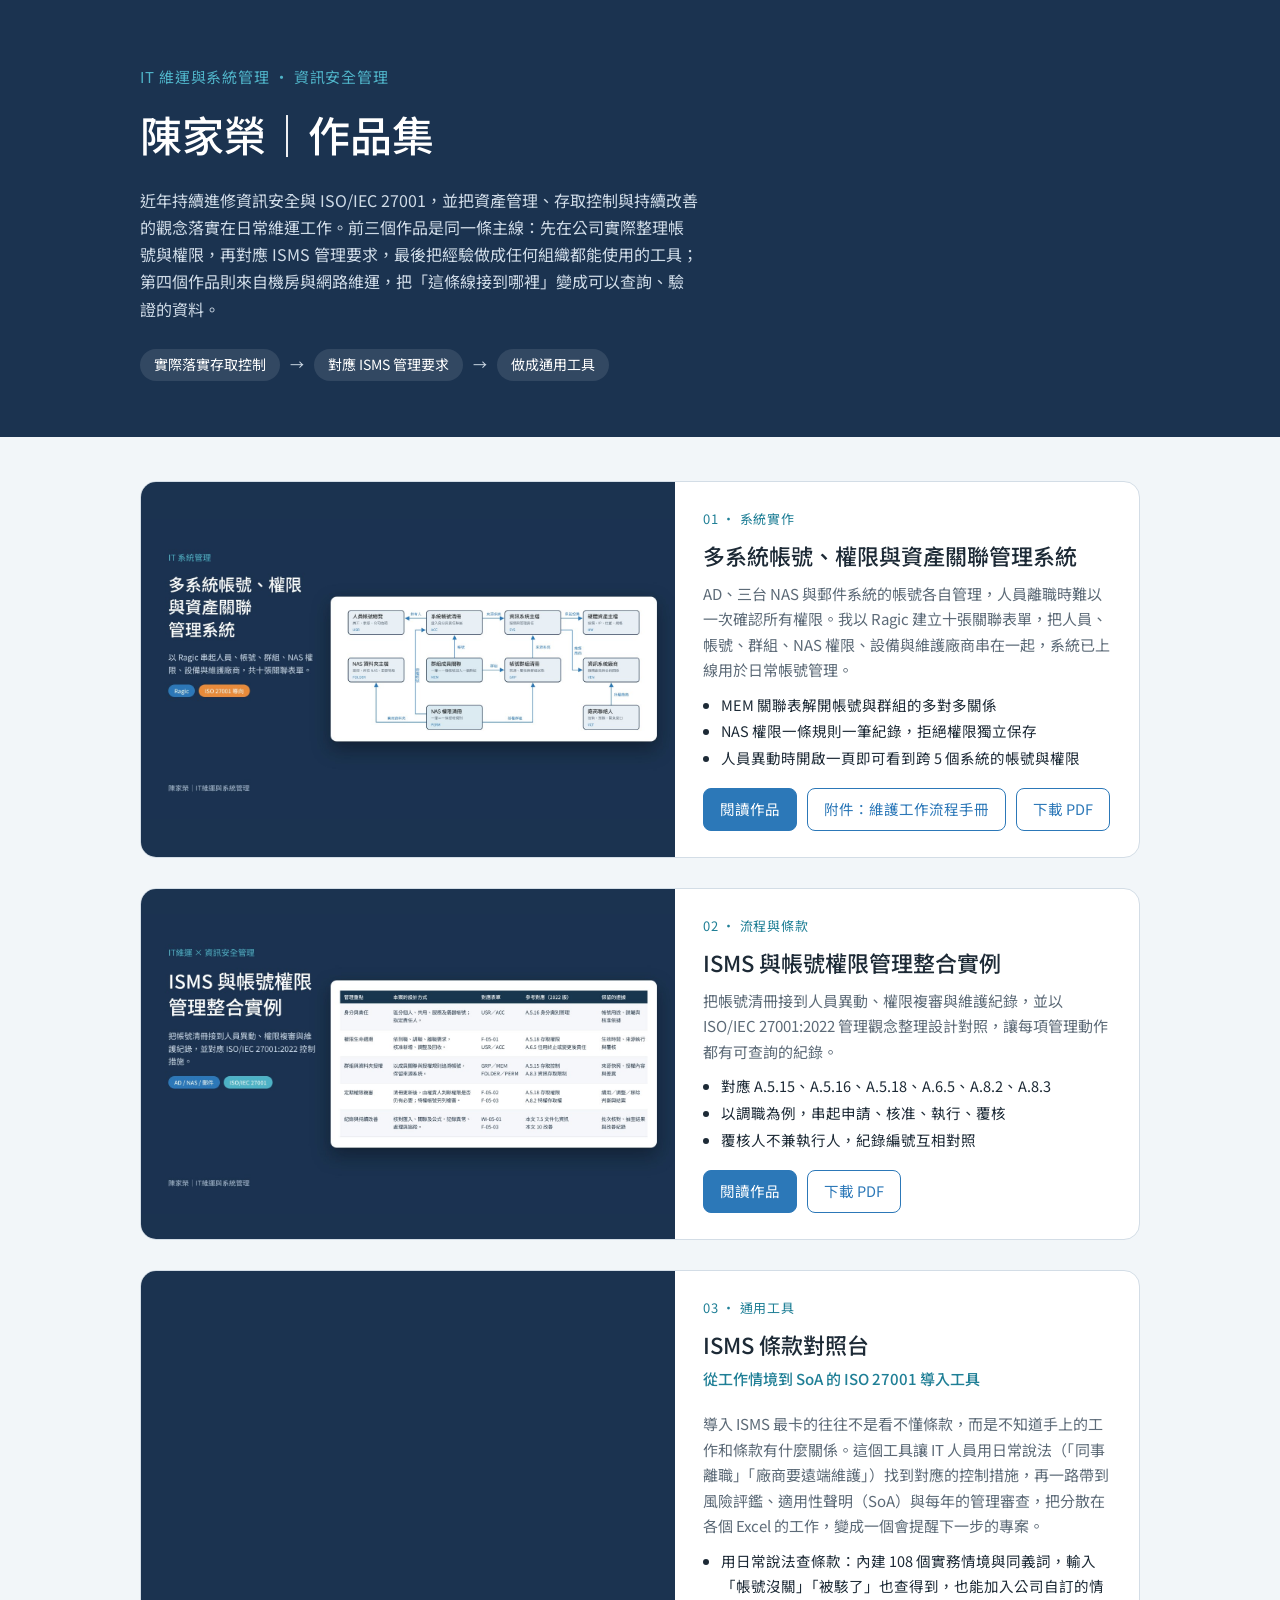
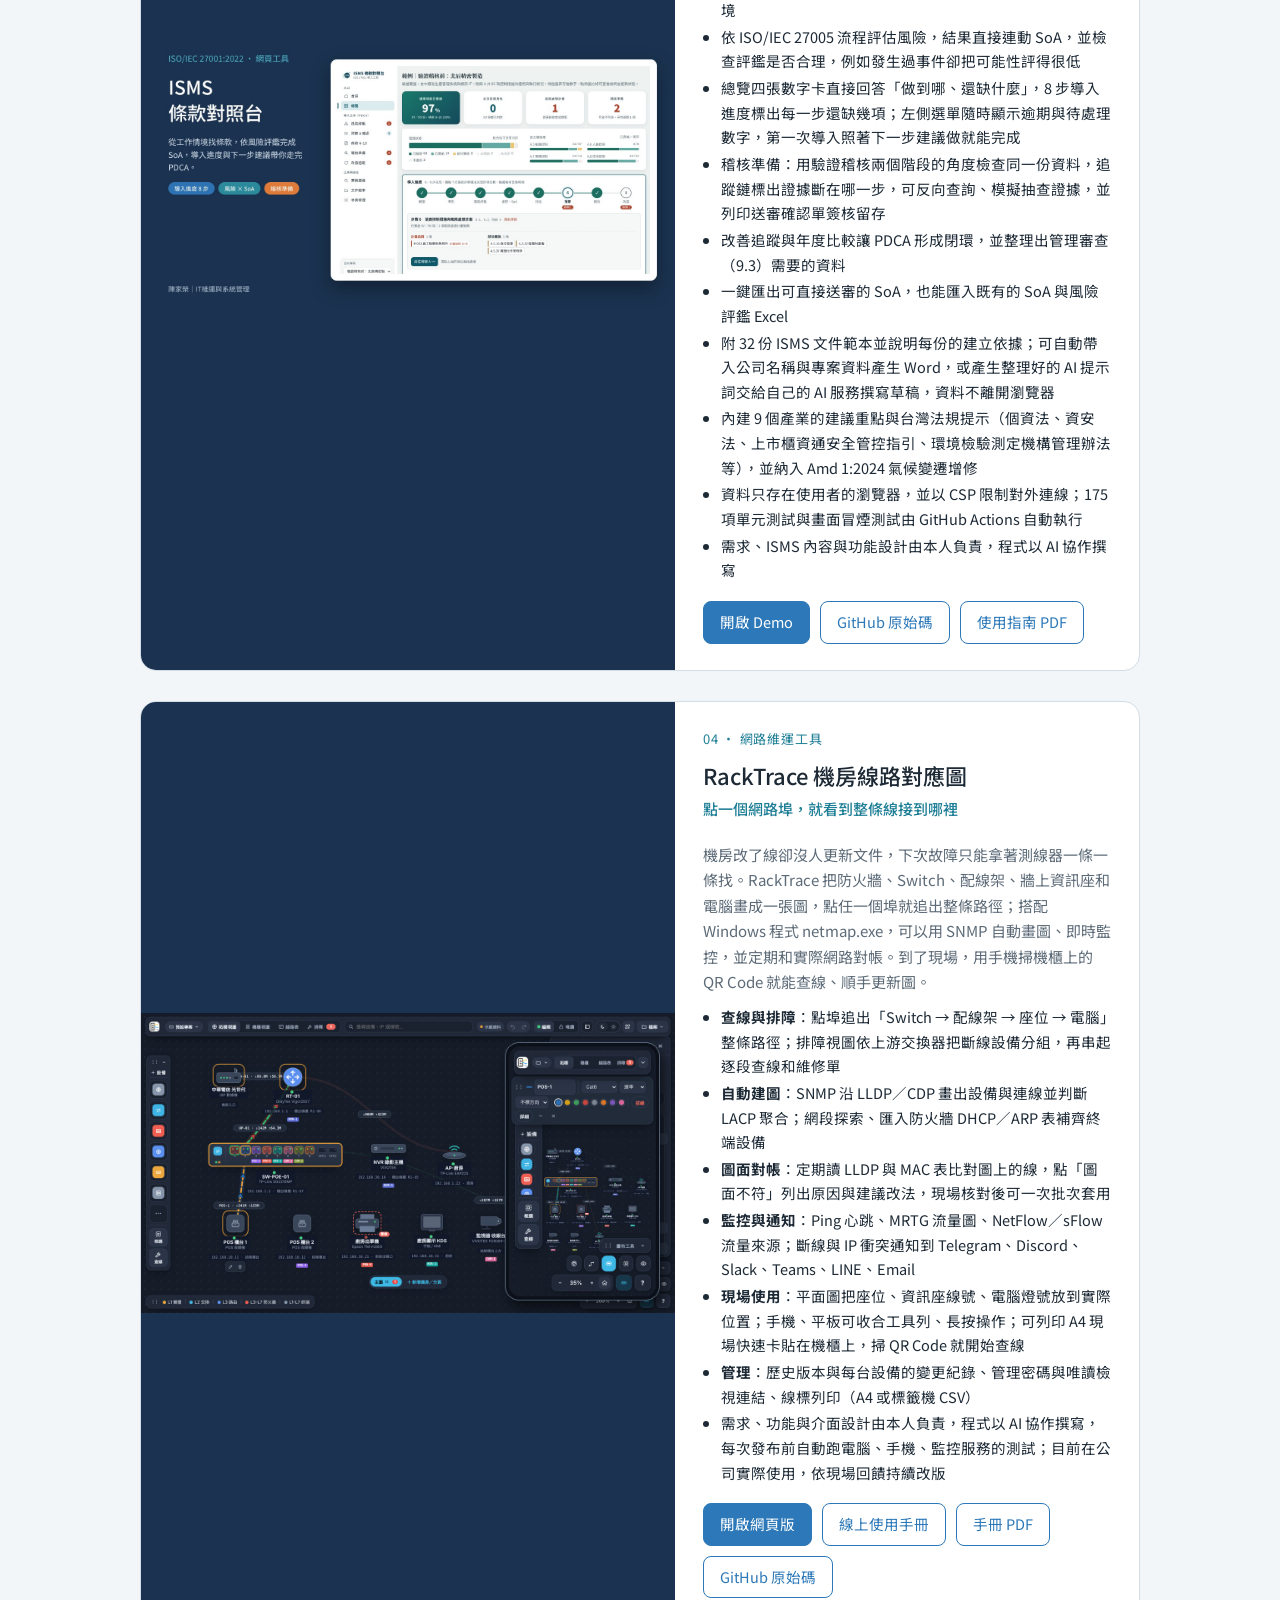
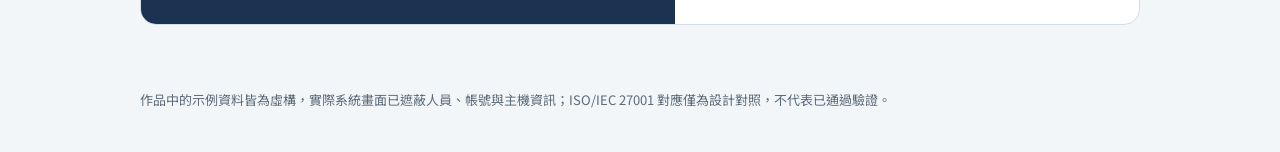
<file: index.html>
<!doctype html>
<html lang="zh-Hant-TW">
<head>
<meta charset="utf-8">
<meta name="viewport" content="width=device-width,initial-scale=1">
<title>陳家榮｜作品集</title>
<meta name="description" content="IT 維運與系統管理作品集：帳號權限關聯系統、ISMS 整合實例、ISO 27001 條款對照工具與機房線路管理工具 RackTrace。">
<meta property="og:title" content="陳家榮｜作品集">
<meta property="og:description" content="IT 維運與系統管理作品集：帳號權限關聯系統、ISMS 整合實例、ISO 27001 條款對照工具與機房線路管理工具 RackTrace。">
<meta property="og:image" content="https://coloplay1.github.io/portfolio/img/ragic-cover.jpg">
<link rel="stylesheet" href="https://fonts.googleapis.com/css2?family=Noto+Sans+TC:wght@400;500;700&display=swap">
<style>
:root{--navy:#1b3350;--teal:#4fb3c8;--teal-d:#1f7f96;--blue:#2c78b8;--ink:#1d2a36;--muted:#5d6b78;--line:#d3dde6;--bg:#f2f6f9;--card:#fff}
@media (prefers-color-scheme:dark){:root{--ink:#e3ebf3;--muted:#9fb0c0;--line:#2c3e52;--bg:#0f1b29;--card:#162638;--teal-d:#6cc3d5}}
*{box-sizing:border-box;margin:0}
body{font-family:"Noto Sans TC","Noto Sans CJK TC","PingFang TC","Microsoft JhengHei",sans-serif;background:var(--bg);color:var(--ink);line-height:1.7}
.wrap{max-width:1040px;margin:0 auto;padding-left:max(20px,env(safe-area-inset-left));padding-right:max(20px,env(safe-area-inset-right))}
header{background:var(--navy);color:#fff;padding-block:64px 56px}
header .eb{color:var(--teal);font-size:15px;letter-spacing:.06em}
header h1{font-size:clamp(30px,5vw,42px);font-weight:500;margin-top:8px}
header p{color:#cfdbe7;max-width:62ch;margin-top:18px;font-size:16px}
.thread{display:flex;flex-wrap:wrap;gap:8px 10px;margin-top:26px;font-size:14px;color:#cfdbe7;align-items:center}
.thread b{background:rgba(255,255,255,.1);border-radius:999px;padding:4px 14px;font-weight:400;color:#fff}
main{padding-block:44px 64px;display:grid;gap:30px}
.work{background:var(--card);border:1px solid var(--line);border-radius:16px;overflow:hidden;display:grid;grid-template-columns:minmax(0,1.15fr) minmax(0,1fr)}
@media (max-width:820px){.work{grid-template-columns:minmax(0,1fr)}}
.work figure{margin:0;background:var(--navy);display:flex;align-items:center}
.work img{width:100%;height:auto;display:block;aspect-ratio:16/9}
.work .t{padding:26px 28px;display:flex;flex-direction:column;gap:10px}
.work .n{font-size:13px;color:var(--teal-d);letter-spacing:.06em}
.work .tagline{margin:-4px 0 10px;font-size:15px;font-weight:500;color:var(--teal-d)}
.work h2{font-size:22px;font-weight:500;line-height:1.4;text-wrap:balance}
.work p{font-size:15px;color:var(--muted)}
.work ul{padding-left:18px;font-size:14.5px;color:var(--ink);display:grid;gap:2px}
.links{display:flex;flex-wrap:wrap;gap:10px;margin-top:auto;padding-top:8px}
.links a{font-size:14.5px;text-decoration:none;border-radius:8px;padding:8px 16px;border:1px solid var(--blue);color:var(--blue)}
.links a.p{background:var(--blue);color:#fff}
.links a:hover{filter:brightness(1.1)}
.links a:focus-visible{outline:2px solid var(--teal);outline-offset:2px}
@media (prefers-color-scheme:dark){.links a{color:#8cc4ef;border-color:#8cc4ef}.links a.p{background:#2c78b8;color:#fff;border-color:#2c78b8}}
footer{font-size:13px;color:var(--muted);padding-block:0 40px}
</style>
</head>
<body>
<header>
  <div class="wrap">
    <div class="eb">IT 維運與系統管理 · 資訊安全管理</div>
    <h1>陳家榮｜作品集</h1>
    <p>近年持續進修資訊安全與 ISO/IEC 27001，並把資產管理、存取控制與持續改善的觀念落實在日常維運工作。前三個作品是同一條主線：先在公司實際整理帳號與權限，再對應 ISMS 管理要求，最後把經驗做成任何組織都能使用的工具；第四個作品則來自機房與網路維運，把「這條線接到哪裡」變成可以查詢、驗證的資料。</p>
    <div class="thread"><b>實際落實存取控制</b>→<b>對應 ISMS 管理要求</b>→<b>做成通用工具</b></div>
  </div>
</header>

<main class="wrap">
  <article class="work" id="ragic">
    <figure><img src="img/ragic-cover.jpg" alt="十張表單的關聯架構圖"></figure>
    <div class="t">
      <span class="n">01 · 系統實作</span>
      <h2>多系統帳號、權限與資產關聯管理系統</h2>
      <p>AD、三台 NAS 與郵件系統的帳號各自管理，人員離職時難以一次確認所有權限。我以 Ragic 建立十張關聯表單，把人員、帳號、群組、NAS 權限、設備與維護廠商串在一起，系統已上線用於日常帳號管理。</p>
      <ul><li>MEM 關聯表解開帳號與群組的多對多關係</li><li>NAS 權限一條規則一筆紀錄，拒絕權限獨立保存</li><li>人員異動時開啟一頁即可看到跨 5 個系統的帳號與權限</li></ul>
      <div class="links"><a class="p" href="works/ragic.html">閱讀作品</a><a href="works/ops.html">附件：維護工作流程手冊</a><a href="ragic-account-system.pdf?v=20261029" download>下載 PDF</a></div>
    </div>
  </article>

  <article class="work" id="isms">
    <figure><img src="img/isms-cover.jpg" alt="管理重點與 ISO 27001 控制措施對照表"></figure>
    <div class="t">
      <span class="n">02 · 流程與條款</span>
      <h2>ISMS 與帳號權限管理整合實例</h2>
      <p>把帳號清冊接到人員異動、權限複審與維護紀錄，並以 ISO/IEC 27001:2022 管理觀念整理設計對照，讓每項管理動作都有可查詢的紀錄。</p>
      <ul><li>對應 A.5.15、A.5.16、A.5.18、A.6.5、A.8.2、A.8.3</li><li>以調職為例，串起申請、核准、執行、覆核</li><li>覆核人不兼執行人，紀錄編號互相對照</li></ul>
      <div class="links"><a class="p" href="works/isms.html">閱讀作品</a><a href="isms-account-integration.pdf?v=20261029" download>下載 PDF</a></div>
    </div>
  </article>

  <article class="work" id="mapper">
    <figure><img src="img/mapper-cover.jpg?v=20261031" alt="ISMS 條款對照台：導入進度與下一步建議畫面"></figure>
    <div class="t">
      <span class="n">03 · 通用工具</span>
      <h2>ISMS 條款對照台</h2>
      <p class="tagline">從工作情境到 SoA 的 ISO 27001 導入工具</p>
      <p>導入 ISMS 最卡的往往不是看不懂條款，而是不知道手上的工作和條款有什麼關係。這個工具讓 IT 人員用日常說法（「同事離職」「廠商要遠端維護」）找到對應的控制措施，再一路帶到風險評鑑、適用性聲明（SoA）與每年的管理審查，把分散在各個 Excel 的工作，變成一個會提醒下一步的專案。</p>
      <ul><li>用日常說法查條款：內建 108 個實務情境與同義詞，輸入「帳號沒關」「被駭了」也查得到，也能加入公司自訂的情境</li><li>依 ISO/IEC 27005 流程評估風險，結果直接連動 SoA，並檢查評鑑是否合理，例如發生過事件卻把可能性評得很低</li><li>總覽四張數字卡直接回答「做到哪、還缺什麼」，8 步導入進度標出每一步還缺幾項；左側選單隨時顯示逾期與待處理數字，第一次導入照著下一步建議做就能完成</li><li>稽核準備：用驗證稽核兩個階段的角度檢查同一份資料，追蹤鏈標出證據斷在哪一步，可反向查詢、模擬抽查證據，並列印送審確認單簽核留存</li><li>改善追蹤與年度比較讓 PDCA 形成閉環，並整理出管理審查（9.3）需要的資料</li><li>一鍵匯出可直接送審的 SoA，也能匯入既有的 SoA 與風險評鑑 Excel</li><li>附 32 份 ISMS 文件範本並說明每份的建立依據；可自動帶入公司名稱與專案資料產生 Word，或產生整理好的 AI 提示詞交給自己的 AI 服務撰寫草稿，資料不離開瀏覽器</li><li>內建 9 個產業的建議重點與台灣法規提示（個資法、資安法、上市櫃資通安全管控指引、環境檢驗測定機構管理辦法等），並納入 Amd 1:2024 氣候變遷增修</li><li>資料只存在使用者的瀏覽器，並以 CSP 限制對外連線；175 項單元測試與畫面冒煙測試由 GitHub Actions 自動執行</li><li>需求、ISMS 內容與功能設計由本人負責，程式以 AI 協作撰寫</li></ul>
      <div class="links"><a class="p" href="https://coloplay1.github.io/isms-mapper/" target="_blank" rel="noopener">開啟 Demo</a><a href="https://github.com/coloplay1/isms-mapper" target="_blank" rel="noopener">GitHub 原始碼</a><a href="https://coloplay1.github.io/isms-mapper/docs/user-guide.pdf?v=1.40.6" target="_blank" rel="noopener">使用指南 PDF</a></div>
    </div>
  </article>
  <article class="work" id="racktrace">
    <figure><img src="img/racktrace-cover.jpg?v=20261118" alt="RackTrace：電腦上點選 POS 櫃台，整條線路一路亮到 Switch 與路由器；手機上點一條線即可修改線號與線材"></figure>
    <div class="t">
      <span class="n">04 · 網路維運工具</span>
      <h2>RackTrace 機房線路對應圖</h2>
      <p class="tagline">點一個網路埠，就看到整條線接到哪裡</p>
      <p>機房改了線卻沒人更新文件，下次故障只能拿著測線器一條一條找。RackTrace 把防火牆、Switch、配線架、牆上資訊座和電腦畫成一張圖，點任一個埠就追出整條路徑；搭配 Windows 程式 netmap.exe，可以用 SNMP 自動畫圖、即時監控，並定期和實際網路對帳。到了現場，用手機掃機櫃上的 QR Code 就能查線、順手更新圖。</p>
      <ul><li><b>查線與排障</b>：點埠追出「Switch → 配線架 → 座位 → 電腦」整條路徑；排障視圖依上游交換器把斷線設備分組，再串起逐段查線和維修單</li><li><b>自動建圖</b>：SNMP 沿 LLDP／CDP 畫出設備與連線並判斷 LACP 聚合；網段探索、匯入防火牆 DHCP／ARP 表補齊終端設備</li><li><b>圖面對帳</b>：定期讀 LLDP 與 MAC 表比對圖上的線，點「圖面不符」列出原因與建議改法，現場核對後可一次批次套用</li><li><b>監控與通知</b>：Ping 心跳、MRTG 流量圖、NetFlow／sFlow 流量來源；斷線與 IP 衝突通知到 Telegram、Discord、Slack、Teams、LINE、Email</li><li><b>現場使用</b>：平面圖把座位、資訊座線號、電腦燈號放到實際位置；手機、平板可收合工具列、長按操作；可列印 A4 現場快速卡貼在機櫃上，掃 QR Code 就開始查線</li><li><b>管理</b>：歷史版本與每台設備的變更紀錄、管理密碼與唯讀檢視連結、線標列印（A4 或標籤機 CSV）</li><li>需求、功能與介面設計由本人負責，程式以 AI 協作撰寫，每次發布前自動跑電腦、手機、監控服務的測試；目前在公司實際使用，依現場回饋持續改版</li></ul>
      <div class="links"><a class="p" href="https://coloplay1.github.io/netmap/" target="_blank" rel="noopener">開啟網頁版</a><a href="https://coloplay1.github.io/netmap/manual.html" target="_blank" rel="noopener">線上使用手冊</a><a href="racktrace-manual.pdf?v=5f8337a6" download>手冊 PDF</a><a href="https://github.com/coloplay1/netmap" target="_blank" rel="noopener">GitHub 原始碼</a></div>
    </div>
  </article>
</main>
<footer class="wrap">作品中的示例資料皆為虛構，實際系統畫面已遮蔽人員、帳號與主機資訊；ISO/IEC 27001 對應僅為設計對照，不代表已通過驗證。</footer>
</body>
</html>
</file>
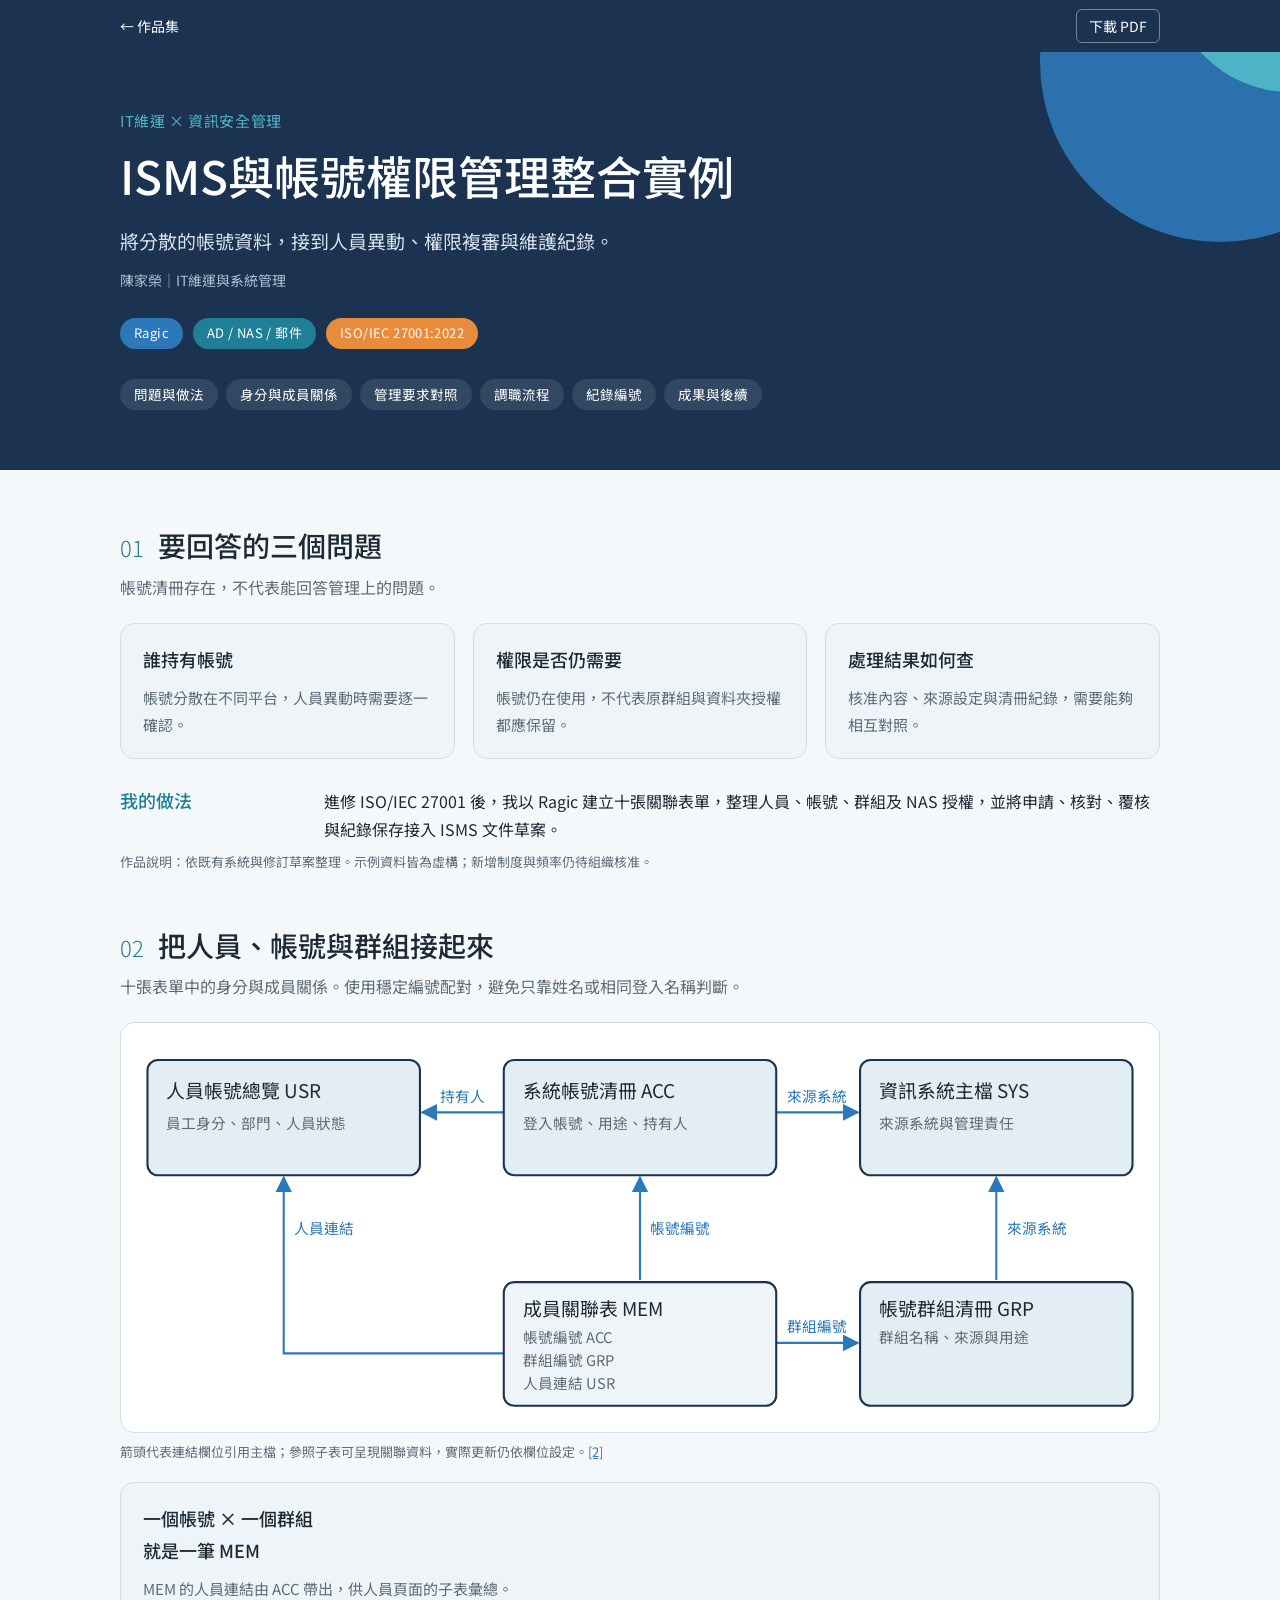
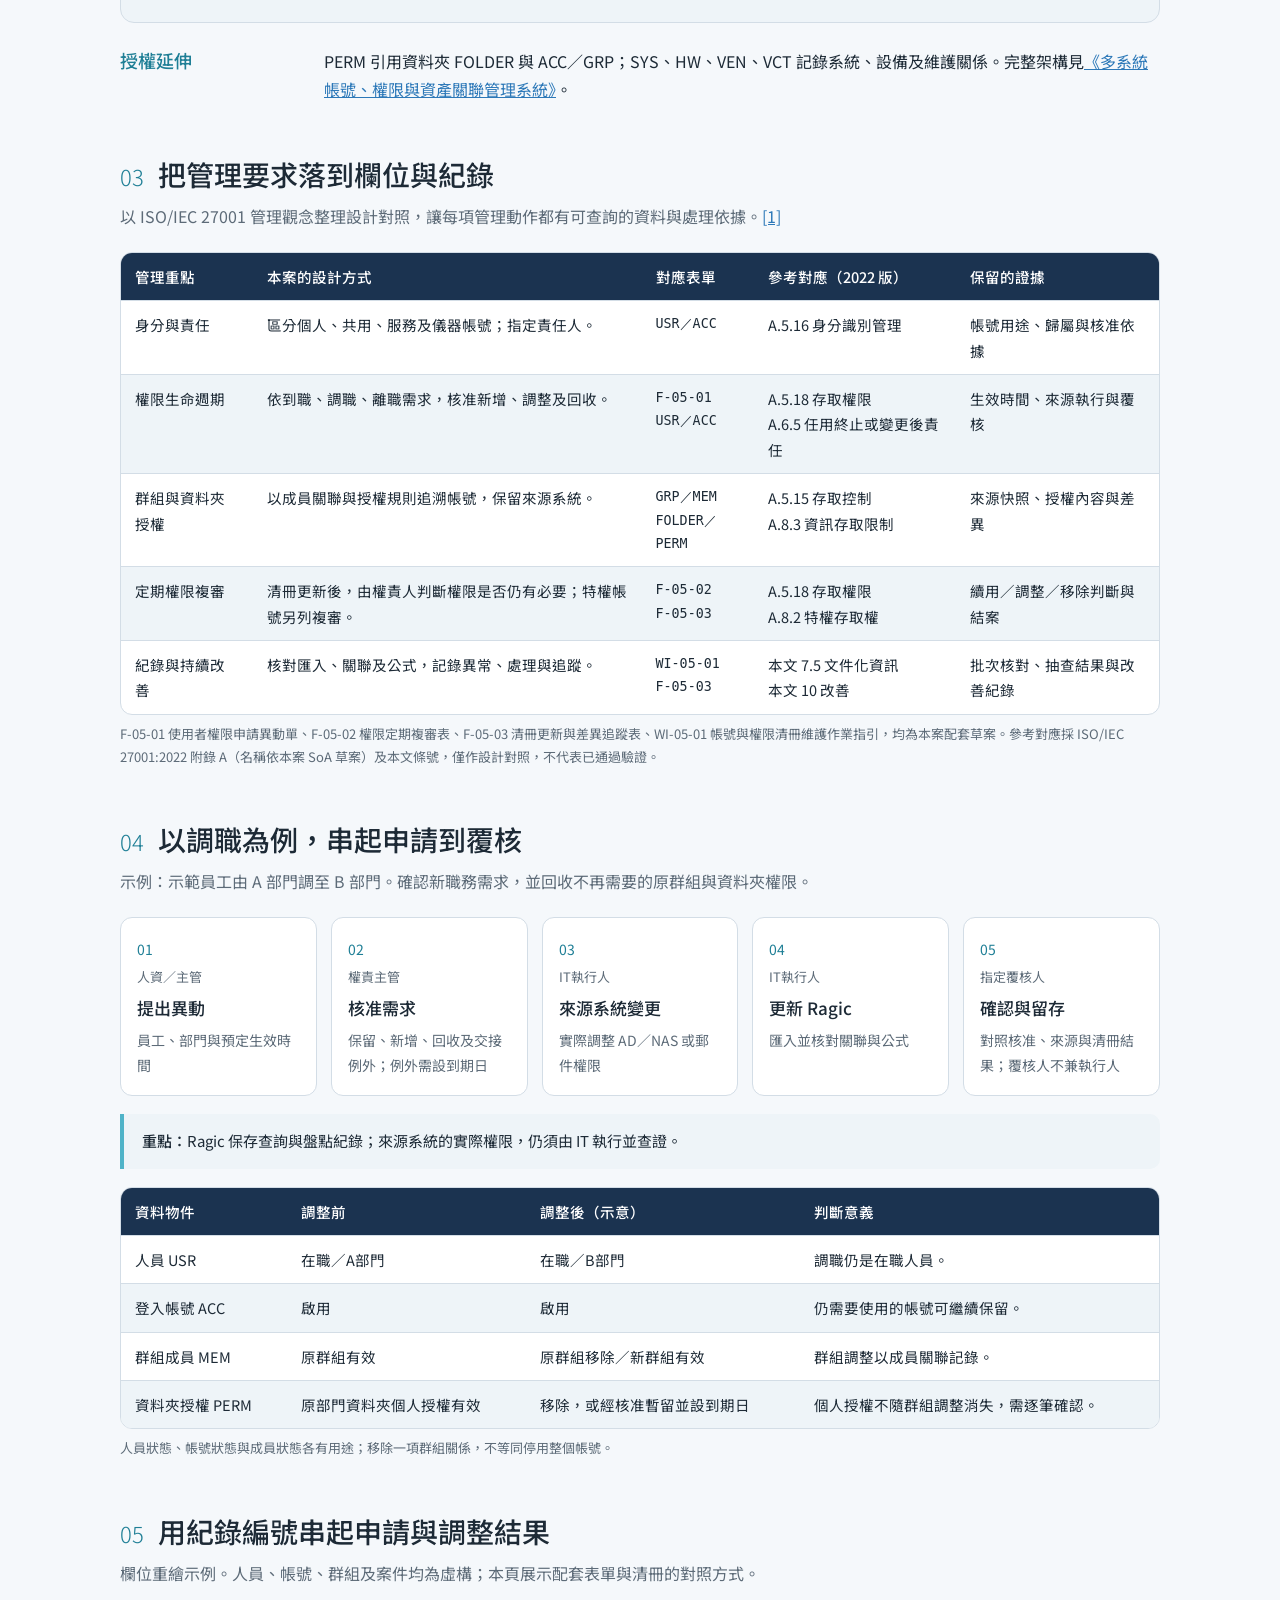
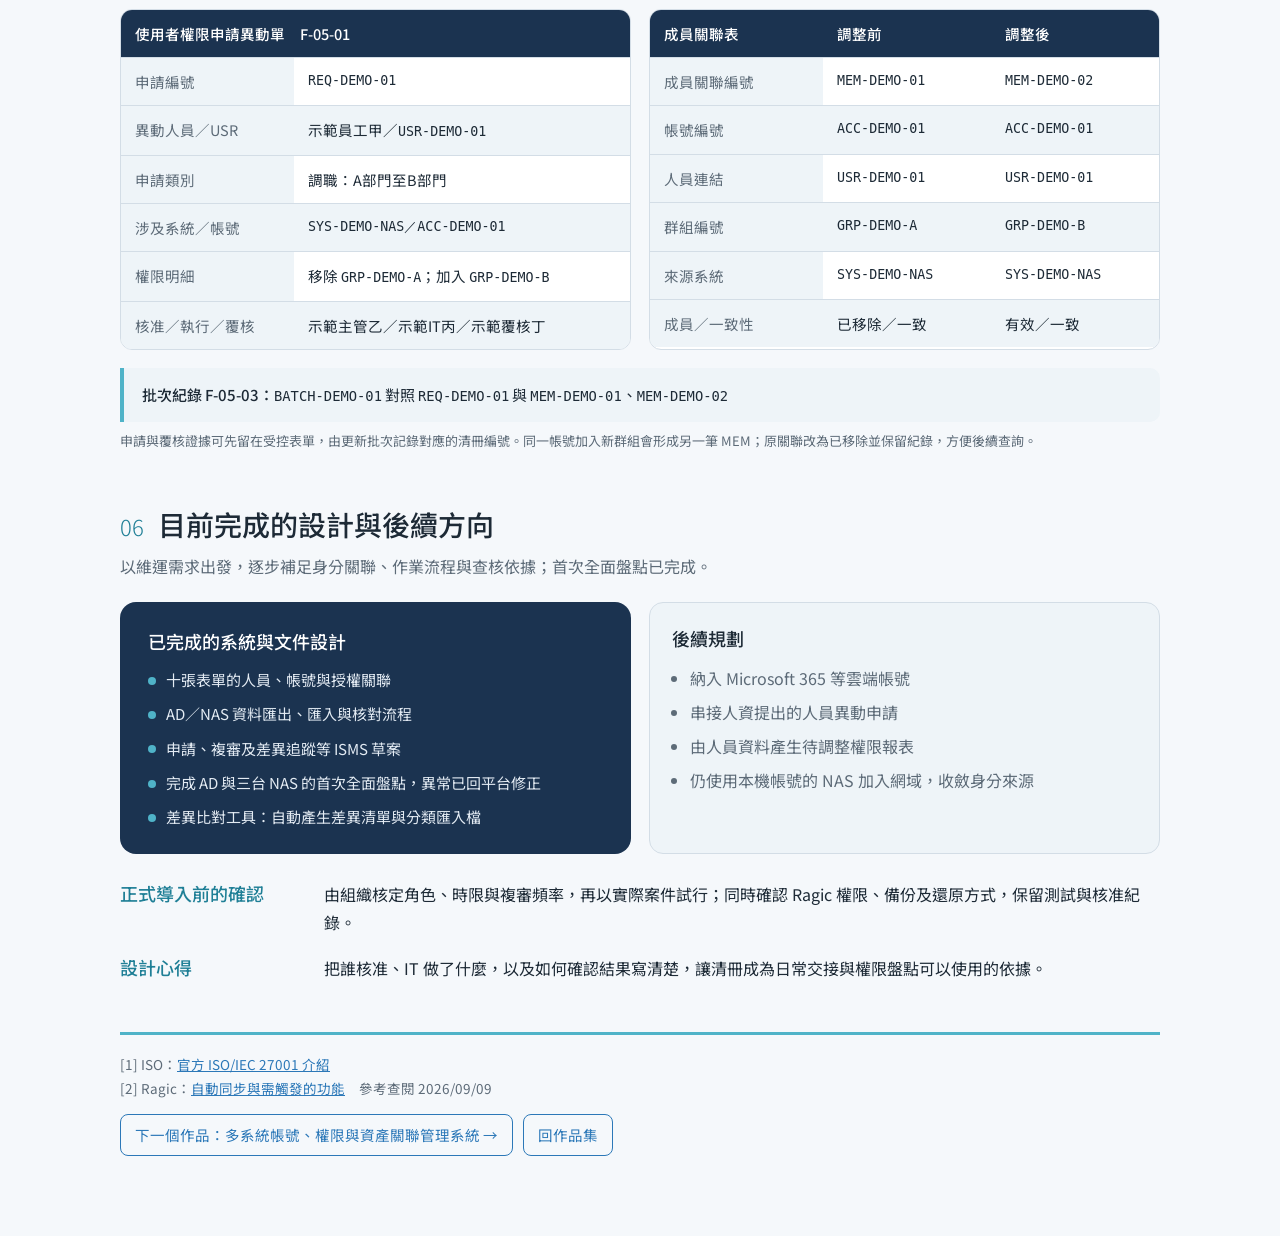
<file: works/isms.html>
<!doctype html>
<html lang="zh-Hant-TW">
<head>
<meta charset="utf-8">
<meta name="viewport" content="width=device-width,initial-scale=1,viewport-fit=cover">
<title>ISMS與帳號權限管理整合實例｜陳家榮</title>
<meta name="description" content="將分散的帳號資料，接到人員異動、權限複審與維護紀錄，並以 ISO/IEC 27001:2022 管理觀念整理設計對照。">
<meta property="og:title" content="ISMS與帳號權限管理整合實例">
<meta property="og:description" content="將分散的帳號資料，接到人員異動、權限複審與維護紀錄。">
<meta property="og:image" content="https://coloplay1.github.io/portfolio/img/isms-cover.jpg">
<link rel="stylesheet" href="https://fonts.googleapis.com/css2?family=Noto+Sans+TC:wght@300;400;500;700&display=swap">
<link rel="stylesheet" href="site.css">
</head>
<body>
<nav class="bar"><div class="wrap">
  <a class="back" href="../">← 作品集</a>
  <a class="pdf" href="../isms-account-integration.pdf?v=20261029" download>下載 PDF</a>
</div></nav>

<header class="hero">
  <div class="wrap">
    <div class="eb">IT維運 × 資訊安全管理</div>
    <h1>ISMS與帳號權限管理整合實例</h1>
    <p class="lede">將分散的帳號資料，接到人員異動、權限複審與維護紀錄。</p>
    <p class="who">陳家榮｜IT維運與系統管理</p>
    <div class="tags"><span style="background:var(--blue)">Ragic</span><span style="background:var(--teal-d)">AD / NAS / 郵件</span><span style="background:var(--orange)">ISO/IEC 27001:2022</span></div>
    <div class="toc">
      <a href="#s1">問題與做法</a><a href="#s2">身分與成員關係</a><a href="#s3">管理要求對照</a><a href="#s4">調職流程</a><a href="#s5">紀錄編號</a><a href="#s6">成果與後續</a>
    </div>
  </div>
</header>

<main class="wrap">
  <section class="sec" id="s1">
    <div class="sh"><span class="n">01</span><h2>要回答的三個問題</h2></div>
    <p class="sub">帳號清冊存在，不代表能回答管理上的問題。</p>
    <div class="grid g3">
      <div class="card soft"><h3>誰持有帳號</h3><p>帳號分散在不同平台，人員異動時需要逐一確認。</p></div>
      <div class="card soft"><h3>權限是否仍需要</h3><p>帳號仍在使用，不代表原群組與資料夾授權都應保留。</p></div>
      <div class="card soft"><h3>處理結果如何查</h3><p>核准內容、來源設定與清冊紀錄，需要能夠相互對照。</p></div>
    </div>
    <div class="split" style="margin-top:26px">
      <h3>我的做法</h3>
      <p>進修 ISO/IEC 27001 後，我以 Ragic 建立十張關聯表單，整理人員、帳號、群組及 NAS 授權，並將申請、核對、覆核與紀錄保存接入 ISMS 文件草案。</p>
    </div>
    <p class="hint">作品說明：依既有系統與修訂草案整理。示例資料皆為虛構；新增制度與頻率仍待組織核准。</p>
  </section>

  <section class="sec" id="s2">
    <div class="sh"><span class="n">02</span><h2>把人員、帳號與群組接起來</h2></div>
    <p class="sub">十張表單中的身分與成員關係。使用穩定編號配對，避免只靠姓名或相同登入名稱判斷。</p>
    <div class="grid" id="s2grid">
      <div>
        <div class="diagram">
          <svg viewBox="0 0 960 360" role="img" aria-label="USR、ACC、SYS、MEM、GRP 五張表單的連結關係">
            <defs><marker id="a1" viewBox="0 0 10 10" refX="9" refY="5" markerWidth="8" markerHeight="8" orient="auto"><path d="M0 0L10 5L0 10z" class="dl"/></marker></defs>
            <g fill="none" class="arrows" stroke-width="2" marker-end="url(#a1)">
              <path d="M350 70H272"/><path d="M610 70H688"/>
              <path d="M480 230V132"/><path d="M610 290H688"/><path d="M820 230V132"/>
              <path d="M350 300H140V132"/>
            </g>
            <g font-size="14" class="dl">
              <text x="311" y="60" text-anchor="middle">持有人</text>
              <text x="649" y="60" text-anchor="middle">來源系統</text>
              <text x="490" y="186">帳號編號</text>
              <text x="649" y="280" text-anchor="middle">群組編號</text>
              <text x="830" y="186">來源系統</text>
              <text x="150" y="186">人員連結</text>
            </g>
            <g font-size="18">
              <rect class="dbox" x="10" y="20" width="260" height="110" rx="10" stroke-width="2"/><text class="dt" x="28" y="56">人員帳號總覽 USR</text><text class="dd" x="28" y="86" font-size="14">員工身分、部門、人員狀態</text>
              <rect class="dbox" x="350" y="20" width="260" height="110" rx="10" stroke-width="2"/><text class="dt" x="368" y="56">系統帳號清冊 ACC</text><text class="dd" x="368" y="86" font-size="14">登入帳號、用途、持有人</text>
              <rect class="dbox" x="690" y="20" width="260" height="110" rx="10" stroke-width="2"/><text class="dt" x="708" y="56">資訊系統主檔 SYS</text><text class="dd" x="708" y="86" font-size="14">來源系統與管理責任</text>
              <rect class="dbox hl" x="350" y="232" width="260" height="118" rx="10" stroke-width="2"/><text class="dt" x="368" y="264">成員關聯表 MEM</text><text class="dd" x="368" y="290" font-size="14">帳號編號 ACC</text><text class="dd" x="368" y="312" font-size="14">群組編號 GRP</text><text class="dd" x="368" y="334" font-size="14">人員連結 USR</text>
              <rect class="dbox" x="690" y="232" width="260" height="118" rx="10" stroke-width="2"/><text class="dt" x="708" y="264">帳號群組清冊 GRP</text><text class="dd" x="708" y="290" font-size="14">群組名稱、來源與用途</text>
            </g>
          </svg>
        </div>
        <p class="swipe">← 左右滑動查看完整圖 →</p>
        <p class="hint">箭頭代表連結欄位引用主檔；參照子表可呈現關聯資料，實際更新仍依欄位設定。<a href="#ref2">[2]</a></p>
      </div>
      <div class="card soft">
        <h3>一個帳號 × 一個群組<br>就是一筆 MEM</h3>
        <p>MEM 的人員連結由 ACC 帶出，供人員頁面的子表彙總。</p>
      </div>
    </div>
    <div class="split" style="margin-top:22px">
      <h3>授權延伸</h3>
      <p>PERM 引用資料夾 FOLDER 與 ACC／GRP；SYS、HW、VEN、VCT 記錄系統、設備及維護關係。完整架構見<a href="ragic.html#s3">《多系統帳號、權限與資產關聯管理系統》</a>。</p>
    </div>
  </section>

  <section class="sec" id="s3">
    <div class="sh"><span class="n">03</span><h2>把管理要求落到欄位與紀錄</h2></div>
    <p class="sub">以 ISO/IEC 27001 管理觀念整理設計對照，讓每項管理動作都有可查詢的資料與處理依據。<a href="#ref1">[1]</a></p>
    <div class="scroll">
      <table style="min-width:860px">
        <thead><tr><th>管理重點</th><th>本案的設計方式</th><th>對應表單</th><th>參考對應（2022 版）</th><th>保留的證據</th></tr></thead>
        <tbody>
          <tr><td>身分與責任</td><td>區分個人、共用、服務及儀器帳號；指定責任人。</td><td class="mono">USR／ACC</td><td>A.5.16 身分識別管理</td><td>帳號用途、歸屬與核准依據</td></tr>
          <tr><td>權限生命週期</td><td>依到職、調職、離職需求，核准新增、調整及回收。</td><td class="mono">F-05-01<br>USR／ACC</td><td>A.5.18 存取權限<br>A.6.5 任用終止或變更後責任</td><td>生效時間、來源執行與覆核</td></tr>
          <tr><td>群組與資料夾授權</td><td>以成員關聯與授權規則追溯帳號，保留來源系統。</td><td class="mono">GRP／MEM<br>FOLDER／PERM</td><td>A.5.15 存取控制<br>A.8.3 資訊存取限制</td><td>來源快照、授權內容與差異</td></tr>
          <tr><td>定期權限複審</td><td>清冊更新後，由權責人判斷權限是否仍有必要；特權帳號另列複審。</td><td class="mono">F-05-02<br>F-05-03</td><td>A.5.18 存取權限<br>A.8.2 特權存取權</td><td>續用／調整／移除判斷與結案</td></tr>
          <tr><td>紀錄與持續改善</td><td>核對匯入、關聯及公式，記錄異常、處理與追蹤。</td><td class="mono">WI-05-01<br>F-05-03</td><td>本文 7.5 文件化資訊<br>本文 10 改善</td><td>批次核對、抽查結果與改善紀錄</td></tr>
        </tbody>
      </table>
    </div>
    <p class="hint">F-05-01 使用者權限申請異動單、F-05-02 權限定期複審表、F-05-03 清冊更新與差異追蹤表、WI-05-01 帳號與權限清冊維護作業指引，均為本案配套草案。參考對應採 ISO/IEC 27001:2022 附錄 A（名稱依本案 SoA 草案）及本文條號，僅作設計對照，不代表已通過驗證。</p>
  </section>

  <section class="sec" id="s4">
    <div class="sh"><span class="n">04</span><h2>以調職為例，串起申請到覆核</h2></div>
    <p class="sub">示例：示範員工由 A 部門調至 B 部門。確認新職務需求，並回收不再需要的原群組與資料夾權限。</p>
    <div class="steps" style="--n:5">
      <div class="step"><span class="s">01</span><span class="r">人資／主管</span><b>提出異動</b><p>員工、部門與預定生效時間</p></div>
      <div class="step"><span class="s">02</span><span class="r">權責主管</span><b>核准需求</b><p>保留、新增、回收及交接例外；例外需設到期日</p></div>
      <div class="step"><span class="s">03</span><span class="r">IT執行人</span><b>來源系統變更</b><p>實際調整 AD／NAS 或郵件權限</p></div>
      <div class="step"><span class="s">04</span><span class="r">IT執行人</span><b>更新 Ragic</b><p>匯入並核對關聯與公式</p></div>
      <div class="step"><span class="s">05</span><span class="r">指定覆核人</span><b>確認與留存</b><p>對照核准、來源與清冊結果；覆核人不兼執行人</p></div>
    </div>
    <div class="callout" style="margin-top:18px"><b>重點：</b>Ragic 保存查詢與盤點紀錄；來源系統的實際權限，仍須由 IT 執行並查證。</div>
    <div class="scroll" style="margin-top:18px">
      <table>
        <thead><tr><th>資料物件</th><th>調整前</th><th>調整後（示意）</th><th>判斷意義</th></tr></thead>
        <tbody>
          <tr><td>人員 USR</td><td>在職／A部門</td><td>在職／B部門</td><td>調職仍是在職人員。</td></tr>
          <tr><td>登入帳號 ACC</td><td>啟用</td><td>啟用</td><td>仍需要使用的帳號可繼續保留。</td></tr>
          <tr><td>群組成員 MEM</td><td>原群組有效</td><td>原群組移除／新群組有效</td><td>群組調整以成員關聯記錄。</td></tr>
          <tr><td>資料夾授權 PERM</td><td>原部門資料夾個人授權有效</td><td>移除，或經核准暫留並設到期日</td><td>個人授權不隨群組調整消失，需逐筆確認。</td></tr>
        </tbody>
      </table>
    </div>
    <p class="hint">人員狀態、帳號狀態與成員狀態各有用途；移除一項群組關係，不等同停用整個帳號。</p>
  </section>

  <section class="sec" id="s5">
    <div class="sh"><span class="n">05</span><h2>用紀錄編號串起申請與調整結果</h2></div>
    <p class="sub">欄位重繪示例。人員、帳號、群組及案件均為虛構；本頁展示配套表單與清冊的對照方式。</p>
    <div class="grid g2">
      <div class="scroll"><table class="kv">
        <thead><tr><th colspan="2">使用者權限申請異動單　F-05-01</th></tr></thead>
        <tbody>
          <tr><td class="k">申請編號</td><td class="mono">REQ-DEMO-01</td></tr>
          <tr><td class="k">異動人員／USR</td><td>示範員工甲／<span class="mono">USR-DEMO-01</span></td></tr>
          <tr><td class="k">申請類別</td><td>調職：A部門至B部門</td></tr>
          <tr><td class="k">涉及系統／帳號</td><td class="mono">SYS-DEMO-NAS／ACC-DEMO-01</td></tr>
          <tr><td class="k">權限明細</td><td>移除 <span class="mono">GRP-DEMO-A</span>；加入 <span class="mono">GRP-DEMO-B</span></td></tr>
          <tr><td class="k">核准／執行／覆核</td><td>示範主管乙／示範IT丙／示範覆核丁</td></tr>
        </tbody>
      </table></div>
      <div class="scroll"><table class="kv">
        <thead><tr><th>成員關聯表</th><th>調整前</th><th>調整後</th></tr></thead>
        <tbody>
          <tr><td class="k">成員關聯編號</td><td class="mono">MEM-DEMO-01</td><td class="mono">MEM-DEMO-02</td></tr>
          <tr><td class="k">帳號編號</td><td class="mono">ACC-DEMO-01</td><td class="mono">ACC-DEMO-01</td></tr>
          <tr><td class="k">人員連結</td><td class="mono">USR-DEMO-01</td><td class="mono">USR-DEMO-01</td></tr>
          <tr><td class="k">群組編號</td><td class="mono">GRP-DEMO-A</td><td class="mono">GRP-DEMO-B</td></tr>
          <tr><td class="k">來源系統</td><td class="mono">SYS-DEMO-NAS</td><td class="mono">SYS-DEMO-NAS</td></tr>
          <tr><td class="k">成員／一致性</td><td>已移除／一致</td><td>有效／一致</td></tr>
        </tbody>
      </table></div>
    </div>
    <div class="callout" style="margin-top:18px"><b>批次紀錄 F-05-03：</b><span class="mono">BATCH-DEMO-01</span> 對照 <span class="mono">REQ-DEMO-01</span> 與 <span class="mono">MEM-DEMO-01</span>、<span class="mono">MEM-DEMO-02</span></div>
    <p class="hint">申請與覆核證據可先留在受控表單，由更新批次記錄對應的清冊編號。同一帳號加入新群組會形成另一筆 MEM；原關聯改為已移除並保留紀錄，方便後續查詢。</p>
  </section>

  <section class="sec" id="s6">
    <div class="sh"><span class="n">06</span><h2>目前完成的設計與後續方向</h2></div>
    <p class="sub">以維運需求出發，逐步補足身分關聯、作業流程與查核依據；首次全面盤點已完成。</p>
    <div class="grid g2">
      <div class="dark"><h3>已完成的系統與文件設計</h3><ul><li>十張表單的人員、帳號與授權關聯</li><li>AD／NAS 資料匯出、匯入與核對流程</li><li>申請、複審及差異追蹤等 ISMS 草案</li><li>完成 AD 與三台 NAS 的首次全面盤點，異常已回平台修正</li><li>差異比對工具：自動產生差異清單與分類匯入檔</li></ul></div>
      <div class="card soft"><h3>後續規劃</h3><ul style="padding-left:18px;color:var(--muted);display:grid;gap:6px"><li>納入 Microsoft 365 等雲端帳號</li><li>串接人資提出的人員異動申請</li><li>由人員資料產生待調整權限報表</li><li>仍使用本機帳號的 NAS 加入網域，收斂身分來源</li></ul></div>
    </div>
    <div class="split" style="margin-top:24px"><h3>正式導入前的確認</h3><p>由組織核定角色、時限與複審頻率，再以實際案件試行；同時確認 Ragic 權限、備份及還原方式，保留測試與核准紀錄。</p></div>
    <div class="split" style="margin-top:16px"><h3>設計心得</h3><p>把誰核准、IT 做了什麼，以及如何確認結果寫清楚，讓清冊成為日常交接與權限盤點可以使用的依據。</p></div>
  </section>

  <footer class="end">
    <p id="ref1">[1] ISO：<a href="https://www.iso.org/standard/27001" target="_blank" rel="noopener">官方 ISO/IEC 27001 介紹</a></p>
    <p id="ref2">[2] Ragic：<a href="https://www.ragic.com/intl/en/doc-kb/271/which-features-sync-data-automatically-and-which-require-triggering" target="_blank" rel="noopener">自動同步與需觸發的功能</a>　參考查閱 2026/09/09</p>
    <div class="next"><a href="ragic.html">下一個作品：多系統帳號、權限與資產關聯管理系統 →</a><a href="../">回作品集</a></div>
  </footer>
</main>
</body>
</html>
</file>
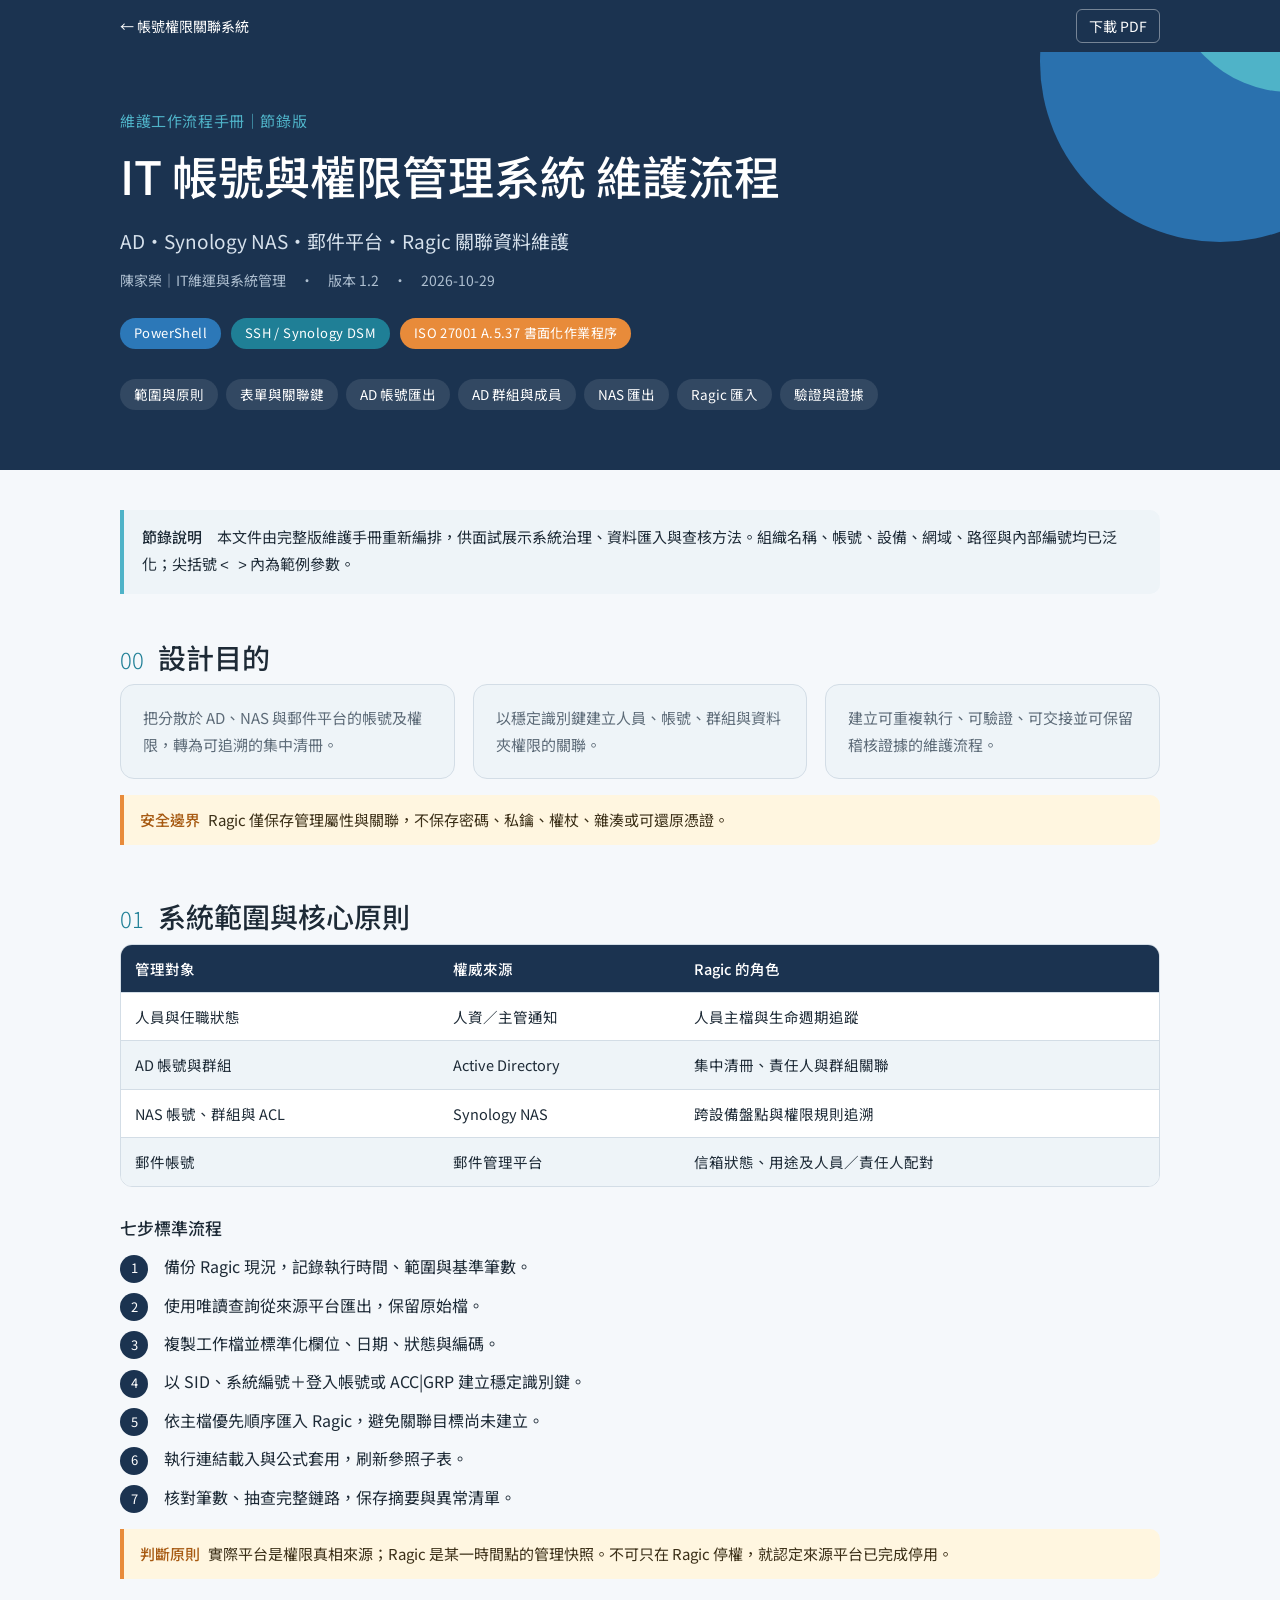
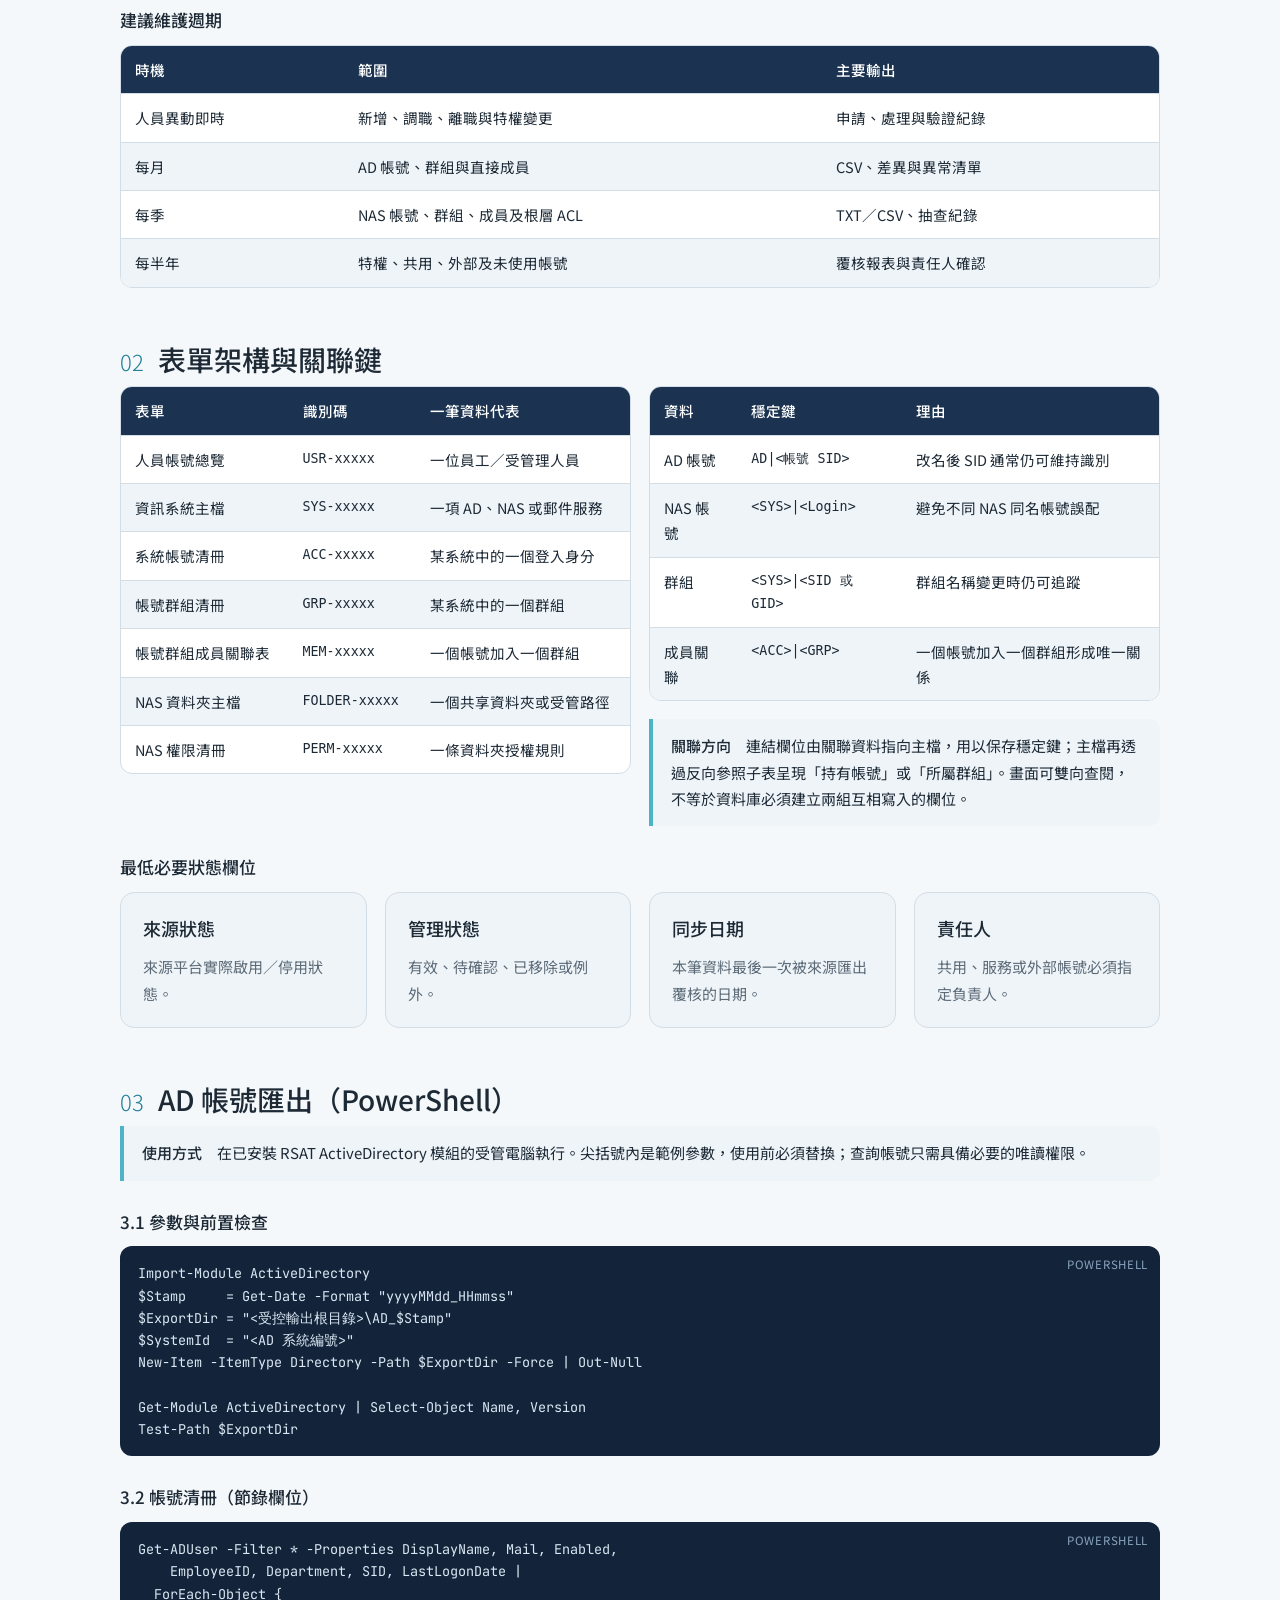
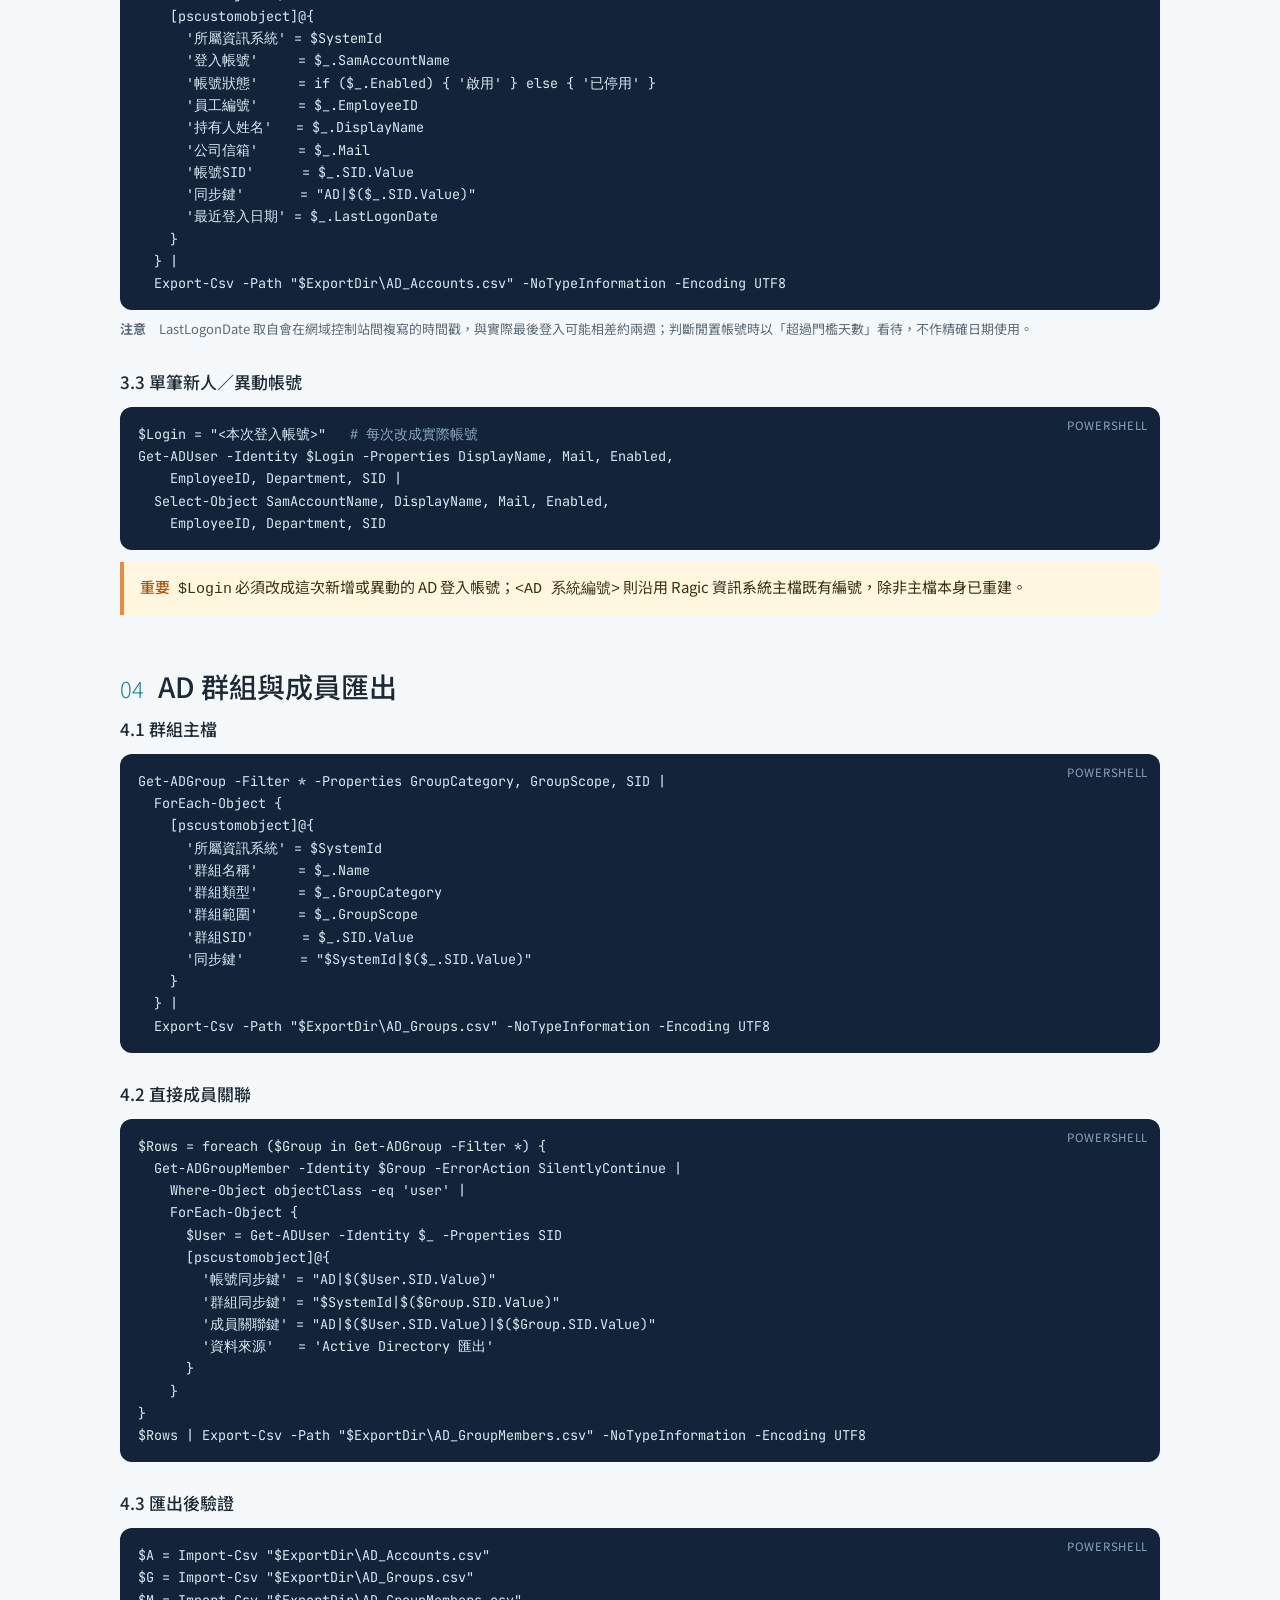
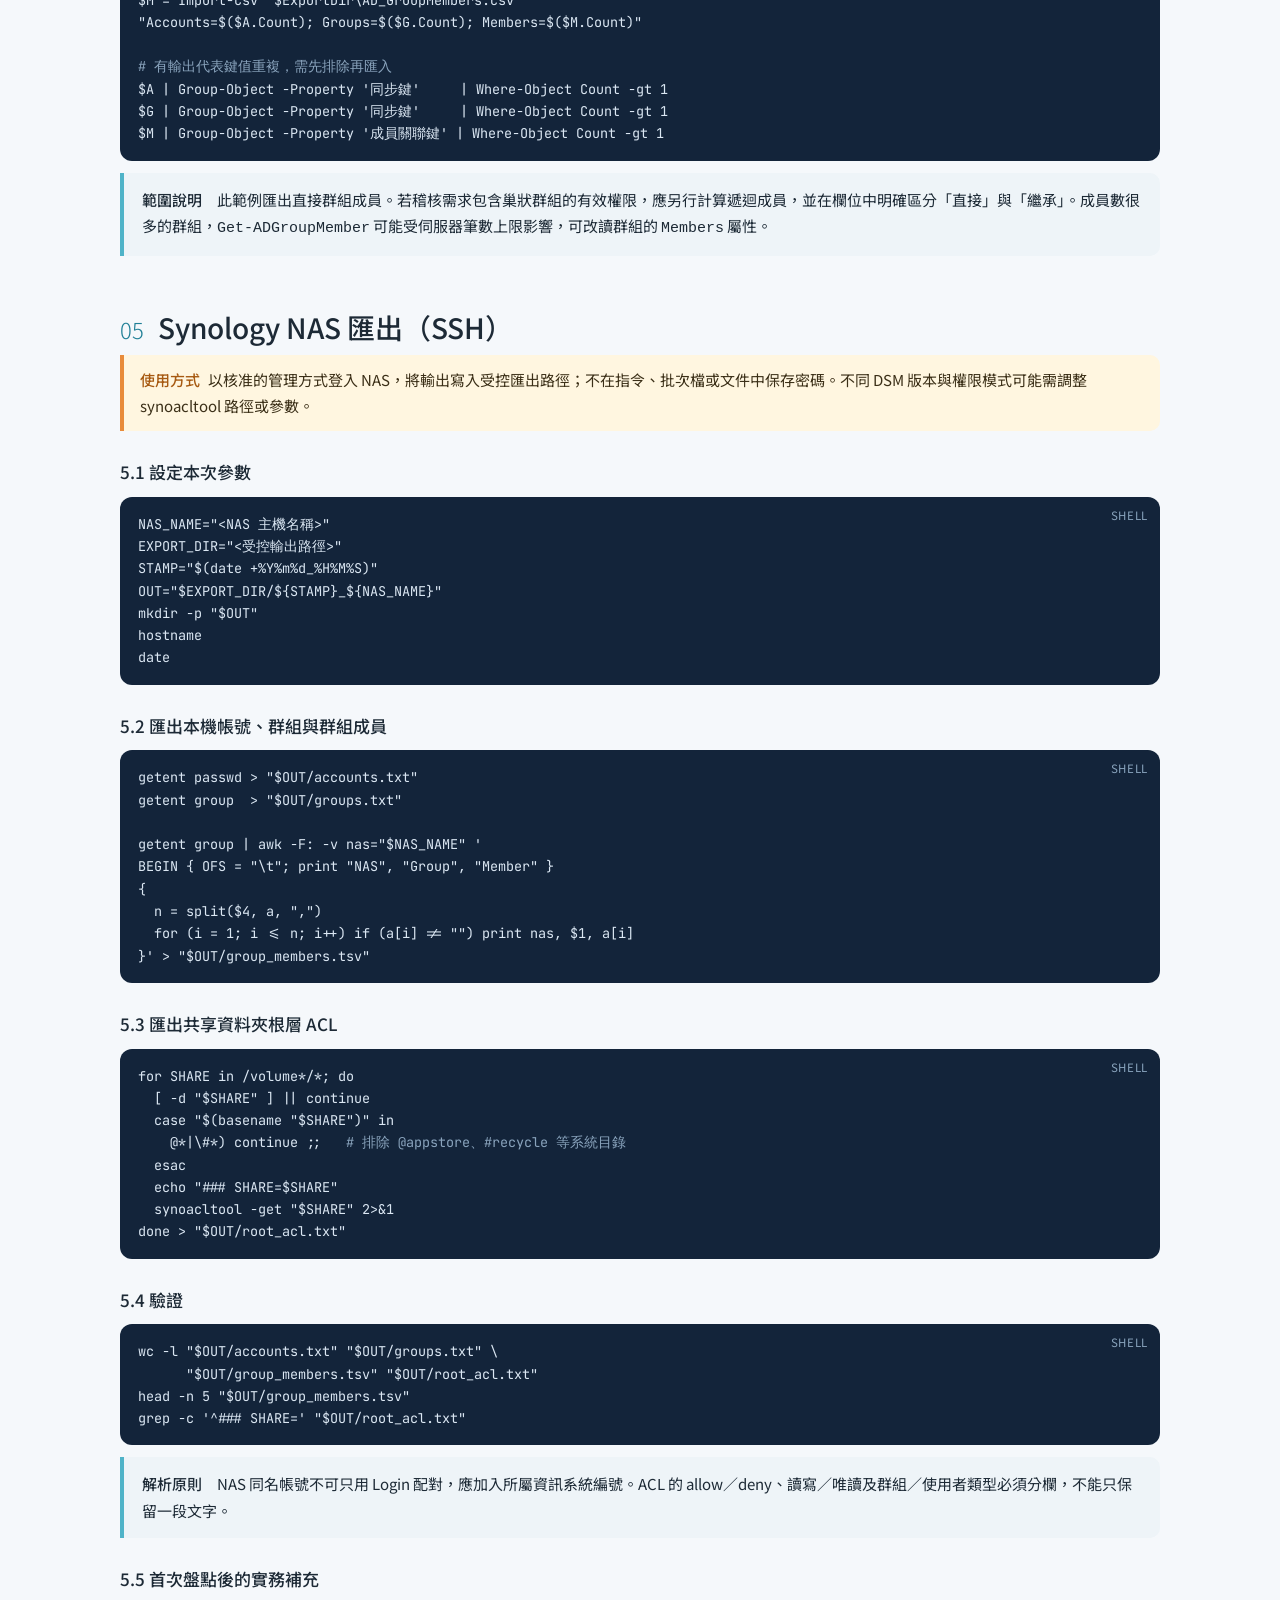
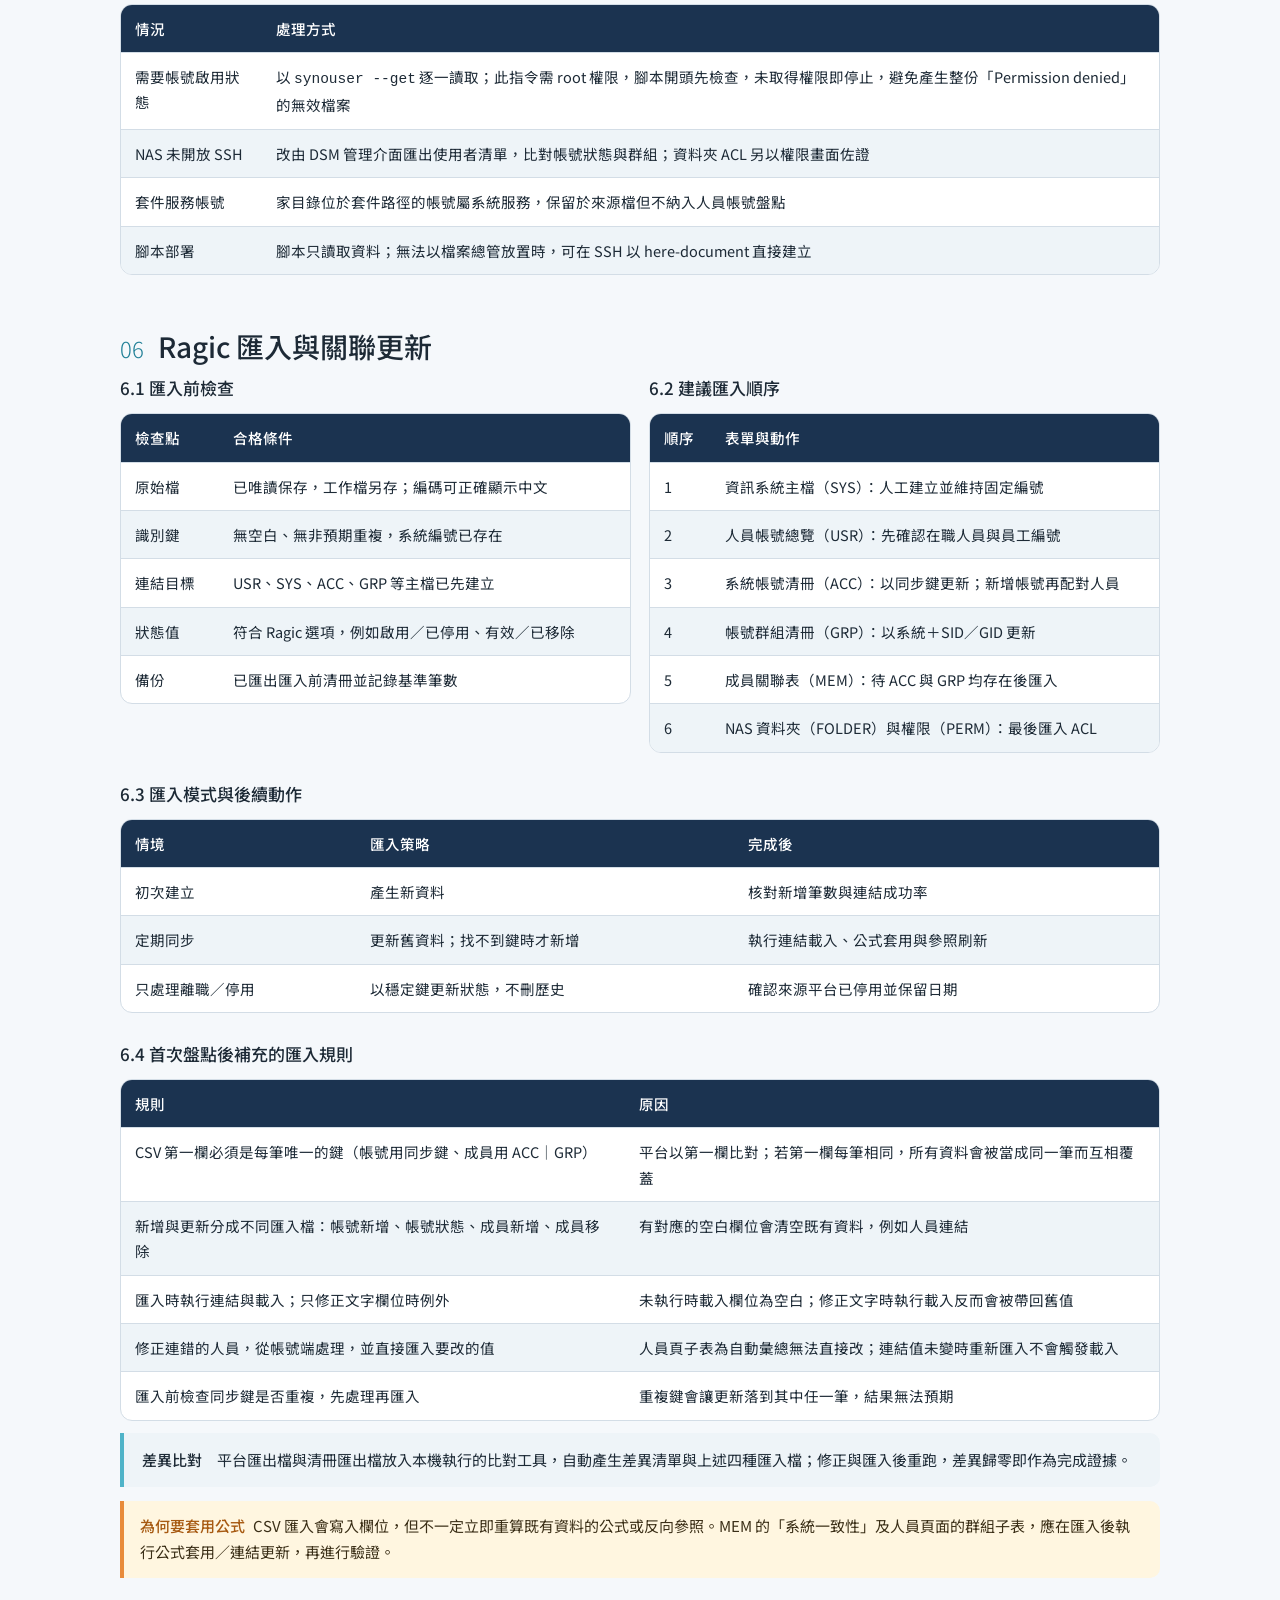
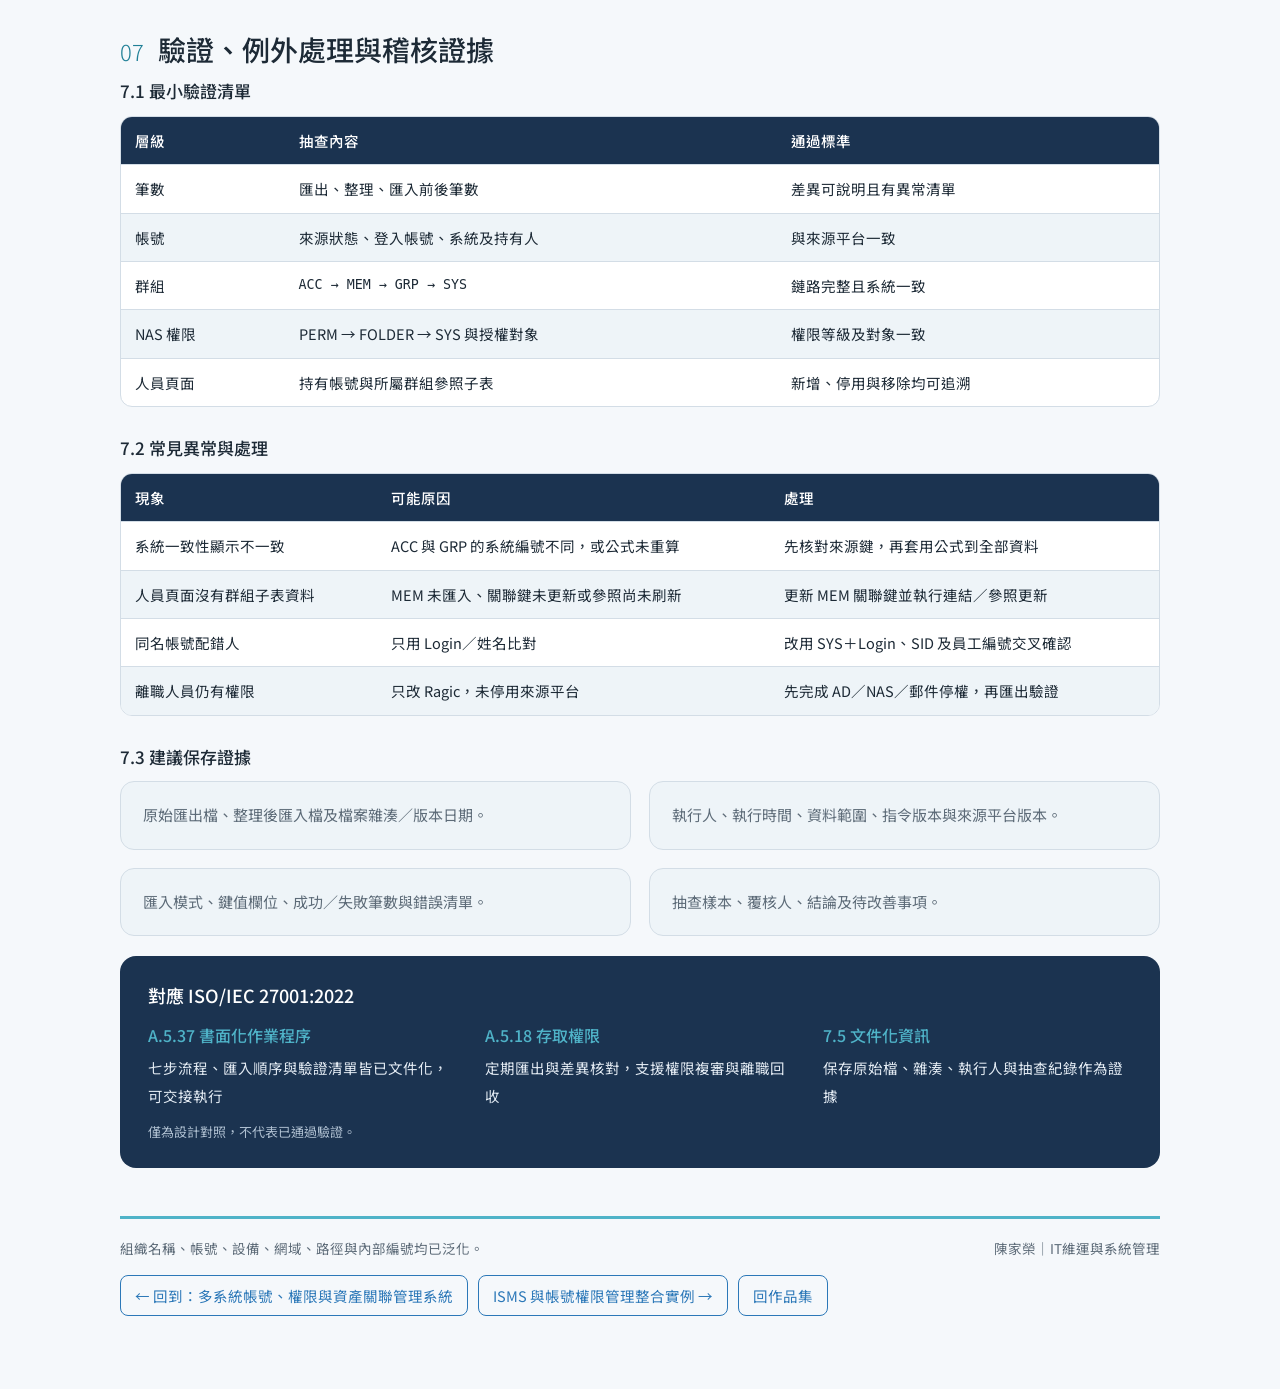
<file: works/ops.html>
<!doctype html>
<html lang="zh-Hant-TW">
<head>
<meta charset="utf-8">
<meta name="viewport" content="width=device-width,initial-scale=1,viewport-fit=cover">
<title>帳號與權限維護工作流程手冊｜陳家榮</title>
<meta name="description" content="AD、Synology NAS、郵件平台與 Ragic 關聯資料的維護流程：唯讀匯出、穩定鍵、匯入順序、驗證與稽核證據。">
<meta property="og:title" content="帳號與權限維護工作流程手冊（節錄版）">
<meta property="og:description" content="AD、Synology NAS、郵件平台與 Ragic 關聯資料的維護流程。">
<meta property="og:image" content="https://coloplay1.github.io/portfolio/img/ops-cover.jpg">
<link rel="stylesheet" href="https://fonts.googleapis.com/css2?family=Noto+Sans+TC:wght@300;400;500;700&family=JetBrains+Mono:wght@400&display=swap">
<link rel="stylesheet" href="site.css">
<style>
pre{background:#13243a;color:#dbe7f3;border-radius:12px;padding:16px 18px;overflow-x:auto;font-family:"JetBrains Mono","Noto Sans Mono CJK TC","DejaVu Sans Mono",ui-monospace,Consolas,monospace;font-size:13.5px;line-height:1.65;tab-size:2;margin:0}
pre .c{color:#8aa4bd}
.code{position:relative}
.code .lang{position:absolute;top:8px;right:12px;font-size:11.5px;color:#8aa4bd;letter-spacing:.06em}
h3.sub3{font-size:17px;margin:26px 0 10px}
.note-k{display:inline-block;font-weight:500;margin-right:8px;color:var(--teal-d)}
.warn{background:#fff6e0;border-left:4px solid var(--orange);border-radius:0 10px 10px 0;padding:12px 16px;font-size:15px;color:#3b2f17}
.warn .note-k{color:#a75a12}
@media (prefers-color-scheme:dark){.warn{background:#3a2d16;color:#f3e3c4}.warn .note-k{color:#f0a860}}
.fixlog{font-size:14px}
.fixlog li{margin-bottom:4px}
ol.flow{counter-reset:f;list-style:none;display:grid;gap:8px}
ol.flow li{counter-increment:f;display:grid;grid-template-columns:34px minmax(0,1fr);gap:10px;align-items:baseline}
ol.flow li::before{content:counter(f);display:inline-grid;place-items:center;width:28px;height:28px;border-radius:50%;background:var(--navy);color:#fff;font-size:13px}
@media print{
  @page{size:A4;margin:14mm 14mm 16mm}
  .bar,.toc,.swipe,.next,.noprint{display:none!important}
  body{background:#fff;font-size:12.5px;color:#1d2a36}
  .hero{padding-block:28px 30px;-webkit-print-color-adjust:exact;print-color-adjust:exact}
  .hero::after,.hero::before{display:none}
  .wrap{max-width:none;padding:0}
  section.sec{padding-block:18px 0;break-inside:auto}
  .scroll,.card,.callout,.warn,.code,.step,figure{break-inside:avoid}
  h2,h3{break-after:avoid}
  pre{font-size:11px;white-space:pre-wrap;word-break:break-all;-webkit-print-color-adjust:exact;print-color-adjust:exact}
  th,.dark{-webkit-print-color-adjust:exact;print-color-adjust:exact}
  .scroll table{min-width:0}
  .g2{grid-template-columns:repeat(2,minmax(0,1fr))!important}
  .g3{grid-template-columns:repeat(3,minmax(0,1fr))!important}
  .g4{grid-template-columns:repeat(4,minmax(0,1fr))!important}
  .dark .cols{grid-template-columns:repeat(3,minmax(0,1fr))!important}
  .dark{break-inside:avoid;padding:16px 20px}
  .card{padding:12px 14px}.card p{font-size:12px}.card h3{font-size:13.5px;margin-bottom:4px}
  .callout,.warn{font-size:12px;padding:9px 12px}
  table{font-size:11.5px}th,td{padding:6px 9px}
  h3.sub3{font-size:14px;margin:14px 0 6px}
  .sh h2{font-size:19px}.sub{margin-bottom:12px;font-size:12.5px}
  .hero .wrap{padding:0 20px!important}.hero{border-radius:10px}
  .hero h1{font-size:26px}.hero .lede{font-size:14px;margin-top:8px}.tags{margin-top:12px}
  ol.flow{gap:4px}ol.flow li{font-size:12.5px}
  .hint{font-size:11px}
  pre{padding:10px 12px;line-height:1.5}
  footer.end{margin-top:16px}
}
</style>
</head>
<body>
<nav class="bar"><div class="wrap">
  <a class="back" href="ragic.html">← 帳號權限關聯系統</a>
  <a class="pdf" href="../ops-maintenance-manual.pdf" download>下載 PDF</a>
</div></nav>

<header class="hero">
  <div class="wrap">
    <div class="eb">維護工作流程手冊｜節錄版</div>
    <h1>IT 帳號與權限管理系統 維護流程</h1>
    <p class="lede">AD・Synology NAS・郵件平台・Ragic 關聯資料維護</p>
    <p class="who">陳家榮｜IT維運與系統管理　·　版本 1.2　·　2026-10-29</p>
    <div class="tags"><span style="background:var(--blue)">PowerShell</span><span style="background:var(--teal-d)">SSH / Synology DSM</span><span style="background:var(--orange)">ISO 27001 A.5.37 書面化作業程序</span></div>
    <div class="toc">
      <a href="#s1">範圍與原則</a><a href="#s2">表單與關聯鍵</a><a href="#s3">AD 帳號匯出</a><a href="#s4">AD 群組與成員</a><a href="#s5">NAS 匯出</a><a href="#s6">Ragic 匯入</a><a href="#s7">驗證與證據</a>
    </div>
  </div>
</header>

<main class="wrap">
  <div class="callout" style="margin-top:28px"><b>節錄說明</b>　本文件由完整版維護手冊重新編排，供面試展示系統治理、資料匯入與查核方法。組織名稱、帳號、設備、網域、路徑與內部編號均已泛化；尖括號 <code>&lt; &gt;</code> 內為範例參數。</div>

  <section class="sec">
    <div class="sh"><span class="n">00</span><h2>設計目的</h2></div>
    <div class="grid g3">
      <div class="card soft"><p>把分散於 AD、NAS 與郵件平台的帳號及權限，轉為可追溯的集中清冊。</p></div>
      <div class="card soft"><p>以穩定識別鍵建立人員、帳號、群組與資料夾權限的關聯。</p></div>
      <div class="card soft"><p>建立可重複執行、可驗證、可交接並可保留稽核證據的維護流程。</p></div>
    </div>
    <div class="warn" style="margin-top:16px"><span class="note-k">安全邊界</span>Ragic 僅保存管理屬性與關聯，不保存密碼、私鑰、權杖、雜湊或可還原憑證。</div>
  </section>

  <section class="sec" id="s1">
    <div class="sh"><span class="n">01</span><h2>系統範圍與核心原則</h2></div>
    <div class="scroll"><table>
      <thead><tr><th>管理對象</th><th>權威來源</th><th>Ragic 的角色</th></tr></thead>
      <tbody>
        <tr><td>人員與任職狀態</td><td>人資／主管通知</td><td>人員主檔與生命週期追蹤</td></tr>
        <tr><td>AD 帳號與群組</td><td>Active Directory</td><td>集中清冊、責任人與群組關聯</td></tr>
        <tr><td>NAS 帳號、群組與 ACL</td><td>Synology NAS</td><td>跨設備盤點與權限規則追溯</td></tr>
        <tr><td>郵件帳號</td><td>郵件管理平台</td><td>信箱狀態、用途及人員／責任人配對</td></tr>
      </tbody>
    </table></div>
    <h3 class="sub3">七步標準流程</h3>
    <ol class="flow">
      <li>備份 Ragic 現況，記錄執行時間、範圍與基準筆數。</li>
      <li>使用唯讀查詢從來源平台匯出，保留原始檔。</li>
      <li>複製工作檔並標準化欄位、日期、狀態與編碼。</li>
      <li>以 SID、系統編號＋登入帳號或 ACC|GRP 建立穩定識別鍵。</li>
      <li>依主檔優先順序匯入 Ragic，避免關聯目標尚未建立。</li>
      <li>執行連結載入與公式套用，刷新參照子表。</li>
      <li>核對筆數、抽查完整鏈路，保存摘要與異常清單。</li>
    </ol>
    <div class="warn" style="margin-top:16px"><span class="note-k">判斷原則</span>實際平台是權限真相來源；Ragic 是某一時間點的管理快照。不可只在 Ragic 停權，就認定來源平台已完成停用。</div>
    <h3 class="sub3">建議維護週期</h3>
    <div class="scroll"><table>
      <thead><tr><th>時機</th><th>範圍</th><th>主要輸出</th></tr></thead>
      <tbody>
        <tr><td>人員異動即時</td><td>新增、調職、離職與特權變更</td><td>申請、處理與驗證紀錄</td></tr>
        <tr><td>每月</td><td>AD 帳號、群組與直接成員</td><td>CSV、差異與異常清單</td></tr>
        <tr><td>每季</td><td>NAS 帳號、群組、成員及根層 ACL</td><td>TXT／CSV、抽查紀錄</td></tr>
        <tr><td>每半年</td><td>特權、共用、外部及未使用帳號</td><td>覆核報表與責任人確認</td></tr>
      </tbody>
    </table></div>
  </section>

  <section class="sec" id="s2">
    <div class="sh"><span class="n">02</span><h2>表單架構與關聯鍵</h2></div>
    <div class="grid g2" style="align-items:start">
      <div class="scroll"><table class="kv">
        <thead><tr><th>表單</th><th>識別碼</th><th>一筆資料代表</th></tr></thead>
        <tbody>
          <tr><td>人員帳號總覽</td><td class="mono">USR-xxxxx</td><td>一位員工／受管理人員</td></tr>
          <tr><td>資訊系統主檔</td><td class="mono">SYS-xxxxx</td><td>一項 AD、NAS 或郵件服務</td></tr>
          <tr><td>系統帳號清冊</td><td class="mono">ACC-xxxxx</td><td>某系統中的一個登入身分</td></tr>
          <tr><td>帳號群組清冊</td><td class="mono">GRP-xxxxx</td><td>某系統中的一個群組</td></tr>
          <tr><td>帳號群組成員關聯表</td><td class="mono">MEM-xxxxx</td><td>一個帳號加入一個群組</td></tr>
          <tr><td>NAS 資料夾主檔</td><td class="mono">FOLDER-xxxxx</td><td>一個共享資料夾或受管路徑</td></tr>
          <tr><td>NAS 權限清冊</td><td class="mono">PERM-xxxxx</td><td>一條資料夾授權規則</td></tr>
        </tbody>
      </table></div>
      <div class="grid">
        <div class="scroll"><table class="kv">
          <thead><tr><th>資料</th><th>穩定鍵</th><th>理由</th></tr></thead>
          <tbody>
            <tr><td>AD 帳號</td><td class="mono">AD|&lt;帳號 SID&gt;</td><td>改名後 SID 通常仍可維持識別</td></tr>
            <tr><td>NAS 帳號</td><td class="mono">&lt;SYS&gt;|&lt;Login&gt;</td><td>避免不同 NAS 同名帳號誤配</td></tr>
            <tr><td>群組</td><td class="mono">&lt;SYS&gt;|&lt;SID 或 GID&gt;</td><td>群組名稱變更時仍可追蹤</td></tr>
            <tr><td>成員關聯</td><td class="mono">&lt;ACC&gt;|&lt;GRP&gt;</td><td>一個帳號加入一個群組形成唯一關係</td></tr>
          </tbody>
        </table></div>
        <div class="callout"><b>關聯方向</b>　連結欄位由關聯資料指向主檔，用以保存穩定鍵；主檔再透過反向參照子表呈現「持有帳號」或「所屬群組」。畫面可雙向查閱，不等於資料庫必須建立兩組互相寫入的欄位。</div>
      </div>
    </div>
    <h3 class="sub3">最低必要狀態欄位</h3>
    <div class="grid g4">
      <div class="card soft"><h3>來源狀態</h3><p>來源平台實際啟用／停用狀態。</p></div>
      <div class="card soft"><h3>管理狀態</h3><p>有效、待確認、已移除或例外。</p></div>
      <div class="card soft"><h3>同步日期</h3><p>本筆資料最後一次被來源匯出覆核的日期。</p></div>
      <div class="card soft"><h3>責任人</h3><p>共用、服務或外部帳號必須指定負責人。</p></div>
    </div>
  </section>

  <section class="sec" id="s3">
    <div class="sh"><span class="n">03</span><h2>AD 帳號匯出（PowerShell）</h2></div>
    <div class="callout"><b>使用方式</b>　在已安裝 RSAT ActiveDirectory 模組的受管電腦執行。尖括號內是範例參數，使用前必須替換；查詢帳號只需具備必要的唯讀權限。</div>

    <h3 class="sub3">3.1 參數與前置檢查</h3>
<div class="code"><span class="lang">POWERSHELL</span><pre>Import-Module ActiveDirectory
$Stamp     = Get-Date -Format "yyyyMMdd_HHmmss"
$ExportDir = "&lt;受控輸出根目錄&gt;\AD_$Stamp"
$SystemId  = "&lt;AD 系統編號&gt;"
New-Item -ItemType Directory -Path $ExportDir -Force | Out-Null

Get-Module ActiveDirectory | Select-Object Name, Version
Test-Path $ExportDir</pre></div>

    <h3 class="sub3">3.2 帳號清冊（節錄欄位）</h3>
<div class="code"><span class="lang">POWERSHELL</span><pre>Get-ADUser -Filter * -Properties DisplayName, Mail, Enabled,
    EmployeeID, Department, SID, LastLogonDate |
  ForEach-Object {
    [pscustomobject]@{
      '所屬資訊系統' = $SystemId
      '登入帳號'     = $_.SamAccountName
      '帳號狀態'     = if ($_.Enabled) { '啟用' } else { '已停用' }
      '員工編號'     = $_.EmployeeID
      '持有人姓名'   = $_.DisplayName
      '公司信箱'     = $_.Mail
      '帳號SID'      = $_.SID.Value
      '同步鍵'       = "AD|$($_.SID.Value)"
      '最近登入日期' = $_.LastLogonDate
    }
  } |
  Export-Csv -Path "$ExportDir\AD_Accounts.csv" -NoTypeInformation -Encoding UTF8</pre></div>
    <p class="hint"><b>注意</b>　LastLogonDate 取自會在網域控制站間複寫的時間戳，與實際最後登入可能相差約兩週；判斷閒置帳號時以「超過門檻天數」看待，不作精確日期使用。</p>

    <h3 class="sub3">3.3 單筆新人／異動帳號</h3>
<div class="code"><span class="lang">POWERSHELL</span><pre>$Login = "&lt;本次登入帳號&gt;"   <span class="c"># 每次改成實際帳號</span>
Get-ADUser -Identity $Login -Properties DisplayName, Mail, Enabled,
    EmployeeID, Department, SID |
  Select-Object SamAccountName, DisplayName, Mail, Enabled,
    EmployeeID, Department, SID</pre></div>
    <div class="warn" style="margin-top:12px"><span class="note-k">重要</span><code>$Login</code> 必須改成這次新增或異動的 AD 登入帳號；<code>&lt;AD 系統編號&gt;</code> 則沿用 Ragic 資訊系統主檔既有編號，除非主檔本身已重建。</div>
  </section>

  <section class="sec" id="s4">
    <div class="sh"><span class="n">04</span><h2>AD 群組與成員匯出</h2></div>
    <h3 class="sub3" style="margin-top:6px">4.1 群組主檔</h3>
<div class="code"><span class="lang">POWERSHELL</span><pre>Get-ADGroup -Filter * -Properties GroupCategory, GroupScope, SID |
  ForEach-Object {
    [pscustomobject]@{
      '所屬資訊系統' = $SystemId
      '群組名稱'     = $_.Name
      '群組類型'     = $_.GroupCategory
      '群組範圍'     = $_.GroupScope
      '群組SID'      = $_.SID.Value
      '同步鍵'       = "$SystemId|$($_.SID.Value)"
    }
  } |
  Export-Csv -Path "$ExportDir\AD_Groups.csv" -NoTypeInformation -Encoding UTF8</pre></div>

    <h3 class="sub3">4.2 直接成員關聯</h3>
<div class="code"><span class="lang">POWERSHELL</span><pre>$Rows = foreach ($Group in Get-ADGroup -Filter *) {
  Get-ADGroupMember -Identity $Group -ErrorAction SilentlyContinue |
    Where-Object objectClass -eq 'user' |
    ForEach-Object {
      $User = Get-ADUser -Identity $_ -Properties SID
      [pscustomobject]@{
        '帳號同步鍵' = "AD|$($User.SID.Value)"
        '群組同步鍵' = "$SystemId|$($Group.SID.Value)"
        '成員關聯鍵' = "AD|$($User.SID.Value)|$($Group.SID.Value)"
        '資料來源'   = 'Active Directory 匯出'
      }
    }
}
$Rows | Export-Csv -Path "$ExportDir\AD_GroupMembers.csv" -NoTypeInformation -Encoding UTF8</pre></div>

    <h3 class="sub3">4.3 匯出後驗證</h3>
<div class="code"><span class="lang">POWERSHELL</span><pre>$A = Import-Csv "$ExportDir\AD_Accounts.csv"
$G = Import-Csv "$ExportDir\AD_Groups.csv"
$M = Import-Csv "$ExportDir\AD_GroupMembers.csv"
"Accounts=$($A.Count); Groups=$($G.Count); Members=$($M.Count)"

<span class="c"># 有輸出代表鍵值重複，需先排除再匯入</span>
$A | Group-Object -Property '同步鍵'     | Where-Object Count -gt 1
$G | Group-Object -Property '同步鍵'     | Where-Object Count -gt 1
$M | Group-Object -Property '成員關聯鍵' | Where-Object Count -gt 1</pre></div>
    <div class="callout" style="margin-top:12px"><b>範圍說明</b>　此範例匯出直接群組成員。若稽核需求包含巢狀群組的有效權限，應另行計算遞迴成員，並在欄位中明確區分「直接」與「繼承」。成員數很多的群組，<code>Get-ADGroupMember</code> 可能受伺服器筆數上限影響，可改讀群組的 <code>Members</code> 屬性。</div>
  </section>

  <section class="sec" id="s5">
    <div class="sh"><span class="n">05</span><h2>Synology NAS 匯出（SSH）</h2></div>
    <div class="warn"><span class="note-k">使用方式</span>以核准的管理方式登入 NAS，將輸出寫入受控匯出路徑；不在指令、批次檔或文件中保存密碼。不同 DSM 版本與權限模式可能需調整 synoacltool 路徑或參數。</div>

    <h3 class="sub3">5.1 設定本次參數</h3>
<div class="code"><span class="lang">SHELL</span><pre>NAS_NAME="&lt;NAS 主機名稱&gt;"
EXPORT_DIR="&lt;受控輸出路徑&gt;"
STAMP="$(date +%Y%m%d_%H%M%S)"
OUT="$EXPORT_DIR/${STAMP}_${NAS_NAME}"
mkdir -p "$OUT"
hostname
date</pre></div>

    <h3 class="sub3">5.2 匯出本機帳號、群組與群組成員</h3>
<div class="code"><span class="lang">SHELL</span><pre>getent passwd &gt; "$OUT/accounts.txt"
getent group  &gt; "$OUT/groups.txt"

getent group | awk -F: -v nas="$NAS_NAME" '
BEGIN { OFS = "\t"; print "NAS", "Group", "Member" }
{
  n = split($4, a, ",")
  for (i = 1; i &lt;= n; i++) if (a[i] != "") print nas, $1, a[i]
}' &gt; "$OUT/group_members.tsv"</pre></div>

    <h3 class="sub3">5.3 匯出共享資料夾根層 ACL</h3>
<div class="code"><span class="lang">SHELL</span><pre>for SHARE in /volume*/*; do
  [ -d "$SHARE" ] || continue
  case "$(basename "$SHARE")" in
    @*|\#*) continue ;;   <span class="c"># 排除 @appstore、#recycle 等系統目錄</span>
  esac
  echo "### SHARE=$SHARE"
  synoacltool -get "$SHARE" 2&gt;&amp;1
done &gt; "$OUT/root_acl.txt"</pre></div>

    <h3 class="sub3">5.4 驗證</h3>
<div class="code"><span class="lang">SHELL</span><pre>wc -l "$OUT/accounts.txt" "$OUT/groups.txt" \
      "$OUT/group_members.tsv" "$OUT/root_acl.txt"
head -n 5 "$OUT/group_members.tsv"
grep -c '^### SHARE=' "$OUT/root_acl.txt"</pre></div>
    <div class="callout" style="margin-top:12px"><b>解析原則</b>　NAS 同名帳號不可只用 Login 配對，應加入所屬資訊系統編號。ACL 的 allow／deny、讀寫／唯讀及群組／使用者類型必須分欄，不能只保留一段文字。</div>

    <h3 class="sub3">5.5 首次盤點後的實務補充</h3>
    <div class="scroll"><table>
      <thead><tr><th>情況</th><th>處理方式</th></tr></thead>
      <tbody>
        <tr><td>需要帳號啟用狀態</td><td>以 <code>synouser --get</code> 逐一讀取；此指令需 root 權限，腳本開頭先檢查，未取得權限即停止，避免產生整份「Permission denied」的無效檔案</td></tr>
        <tr><td>NAS 未開放 SSH</td><td>改由 DSM 管理介面匯出使用者清單，比對帳號狀態與群組；資料夾 ACL 另以權限畫面佐證</td></tr>
        <tr><td>套件服務帳號</td><td>家目錄位於套件路徑的帳號屬系統服務，保留於來源檔但不納入人員帳號盤點</td></tr>
        <tr><td>腳本部署</td><td>腳本只讀取資料；無法以檔案總管放置時，可在 SSH 以 here-document 直接建立</td></tr>
      </tbody>
    </table></div>
  </section>

  <section class="sec" id="s6">
    <div class="sh"><span class="n">06</span><h2>Ragic 匯入與關聯更新</h2></div>
    <div class="grid g2" style="align-items:start">
      <div>
        <h3 class="sub3" style="margin-top:0">6.1 匯入前檢查</h3>
        <div class="scroll"><table class="kv">
          <thead><tr><th>檢查點</th><th>合格條件</th></tr></thead>
          <tbody>
            <tr><td>原始檔</td><td>已唯讀保存，工作檔另存；編碼可正確顯示中文</td></tr>
            <tr><td>識別鍵</td><td>無空白、無非預期重複，系統編號已存在</td></tr>
            <tr><td>連結目標</td><td>USR、SYS、ACC、GRP 等主檔已先建立</td></tr>
            <tr><td>狀態值</td><td>符合 Ragic 選項，例如啟用／已停用、有效／已移除</td></tr>
            <tr><td>備份</td><td>已匯出匯入前清冊並記錄基準筆數</td></tr>
          </tbody>
        </table></div>
      </div>
      <div>
        <h3 class="sub3" style="margin-top:0">6.2 建議匯入順序</h3>
        <div class="scroll"><table class="kv">
          <thead><tr><th>順序</th><th>表單與動作</th></tr></thead>
          <tbody>
            <tr><td>1</td><td>資訊系統主檔（SYS）：人工建立並維持固定編號</td></tr>
            <tr><td>2</td><td>人員帳號總覽（USR）：先確認在職人員與員工編號</td></tr>
            <tr><td>3</td><td>系統帳號清冊（ACC）：以同步鍵更新；新增帳號再配對人員</td></tr>
            <tr><td>4</td><td>帳號群組清冊（GRP）：以系統＋SID／GID 更新</td></tr>
            <tr><td>5</td><td>成員關聯表（MEM）：待 ACC 與 GRP 均存在後匯入</td></tr>
            <tr><td>6</td><td>NAS 資料夾（FOLDER）與權限（PERM）：最後匯入 ACL</td></tr>
          </tbody>
        </table></div>
      </div>
    </div>
    <h3 class="sub3">6.3 匯入模式與後續動作</h3>
    <div class="scroll"><table>
      <thead><tr><th>情境</th><th>匯入策略</th><th>完成後</th></tr></thead>
      <tbody>
        <tr><td>初次建立</td><td>產生新資料</td><td>核對新增筆數與連結成功率</td></tr>
        <tr><td>定期同步</td><td>更新舊資料；找不到鍵時才新增</td><td>執行連結載入、公式套用與參照刷新</td></tr>
        <tr><td>只處理離職／停用</td><td>以穩定鍵更新狀態，不刪歷史</td><td>確認來源平台已停用並保留日期</td></tr>
      </tbody>
    </table></div>
    <h3 class="sub3">6.4 首次盤點後補充的匯入規則</h3>
    <div class="scroll"><table>
      <thead><tr><th>規則</th><th>原因</th></tr></thead>
      <tbody>
        <tr><td>CSV 第一欄必須是每筆唯一的鍵（帳號用同步鍵、成員用 ACC｜GRP）</td><td>平台以第一欄比對；若第一欄每筆相同，所有資料會被當成同一筆而互相覆蓋</td></tr>
        <tr><td>新增與更新分成不同匯入檔：帳號新增、帳號狀態、成員新增、成員移除</td><td>有對應的空白欄位會清空既有資料，例如人員連結</td></tr>
        <tr><td>匯入時執行連結與載入；只修正文字欄位時例外</td><td>未執行時載入欄位為空白；修正文字時執行載入反而會被帶回舊值</td></tr>
        <tr><td>修正連錯的人員，從帳號端處理，並直接匯入要改的值</td><td>人員頁子表為自動彙總無法直接改；連結值未變時重新匯入不會觸發載入</td></tr>
        <tr><td>匯入前檢查同步鍵是否重複，先處理再匯入</td><td>重複鍵會讓更新落到其中任一筆，結果無法預期</td></tr>
      </tbody>
    </table></div>
    <div class="callout" style="margin-top:12px"><b>差異比對</b>　平台匯出檔與清冊匯出檔放入本機執行的比對工具，自動產生差異清單與上述四種匯入檔；修正與匯入後重跑，差異歸零即作為完成證據。</div>
    <div class="warn" style="margin-top:14px"><span class="note-k">為何要套用公式</span>CSV 匯入會寫入欄位，但不一定立即重算既有資料的公式或反向參照。MEM 的「系統一致性」及人員頁面的群組子表，應在匯入後執行公式套用／連結更新，再進行驗證。</div>
  </section>

  <section class="sec" id="s7">
    <div class="sh"><span class="n">07</span><h2>驗證、例外處理與稽核證據</h2></div>
    <h3 class="sub3" style="margin-top:6px">7.1 最小驗證清單</h3>
    <div class="scroll"><table>
      <thead><tr><th>層級</th><th>抽查內容</th><th>通過標準</th></tr></thead>
      <tbody>
        <tr><td>筆數</td><td>匯出、整理、匯入前後筆數</td><td>差異可說明且有異常清單</td></tr>
        <tr><td>帳號</td><td>來源狀態、登入帳號、系統及持有人</td><td>與來源平台一致</td></tr>
        <tr><td>群組</td><td class="mono">ACC → MEM → GRP → SYS</td><td>鏈路完整且系統一致</td></tr>
        <tr><td>NAS 權限</td><td>PERM → FOLDER → SYS 與授權對象</td><td>權限等級及對象一致</td></tr>
        <tr><td>人員頁面</td><td>持有帳號與所屬群組參照子表</td><td>新增、停用與移除均可追溯</td></tr>
      </tbody>
    </table></div>
    <h3 class="sub3">7.2 常見異常與處理</h3>
    <div class="scroll"><table>
      <thead><tr><th>現象</th><th>可能原因</th><th>處理</th></tr></thead>
      <tbody>
        <tr><td>系統一致性顯示不一致</td><td>ACC 與 GRP 的系統編號不同，或公式未重算</td><td>先核對來源鍵，再套用公式到全部資料</td></tr>
        <tr><td>人員頁面沒有群組子表資料</td><td>MEM 未匯入、關聯鍵未更新或參照尚未刷新</td><td>更新 MEM 關聯鍵並執行連結／參照更新</td></tr>
        <tr><td>同名帳號配錯人</td><td>只用 Login／姓名比對</td><td>改用 SYS＋Login、SID 及員工編號交叉確認</td></tr>
        <tr><td>離職人員仍有權限</td><td>只改 Ragic，未停用來源平台</td><td>先完成 AD／NAS／郵件停權，再匯出驗證</td></tr>
      </tbody>
    </table></div>
    <h3 class="sub3">7.3 建議保存證據</h3>
    <div class="grid g2">
      <div class="card soft"><p>原始匯出檔、整理後匯入檔及檔案雜湊／版本日期。</p></div>
      <div class="card soft"><p>執行人、執行時間、資料範圍、指令版本與來源平台版本。</p></div>
      <div class="card soft"><p>匯入模式、鍵值欄位、成功／失敗筆數與錯誤清單。</p></div>
      <div class="card soft"><p>抽查樣本、覆核人、結論及待改善事項。</p></div>
    </div>
    <div class="dark" style="margin-top:20px">
      <h3>對應 ISO/IEC 27001:2022</h3>
      <div class="cols">
        <div><b>A.5.37 書面化作業程序</b><span>七步流程、匯入順序與驗證清單皆已文件化，可交接執行</span></div>
        <div><b>A.5.18 存取權限</b><span>定期匯出與差異核對，支援權限複審與離職回收</span></div>
        <div><b>7.5 文件化資訊</b><span>保存原始檔、雜湊、執行人與抽查紀錄作為證據</span></div>
      </div>
      <p style="font-size:13px;color:#aebfd0;margin-top:12px">僅為設計對照，不代表已通過驗證。</p>
    </div>
  </section>

  <footer class="end">
    <div class="row"><span>組織名稱、帳號、設備、網域、路徑與內部編號均已泛化。</span><span>陳家榮｜IT維運與系統管理</span></div>
    <div class="next"><a href="ragic.html">← 回到：多系統帳號、權限與資產關聯管理系統</a><a href="isms.html">ISMS 與帳號權限管理整合實例 →</a><a href="../">回作品集</a></div>
  </footer>
</main>
</body>
</html>
</file>
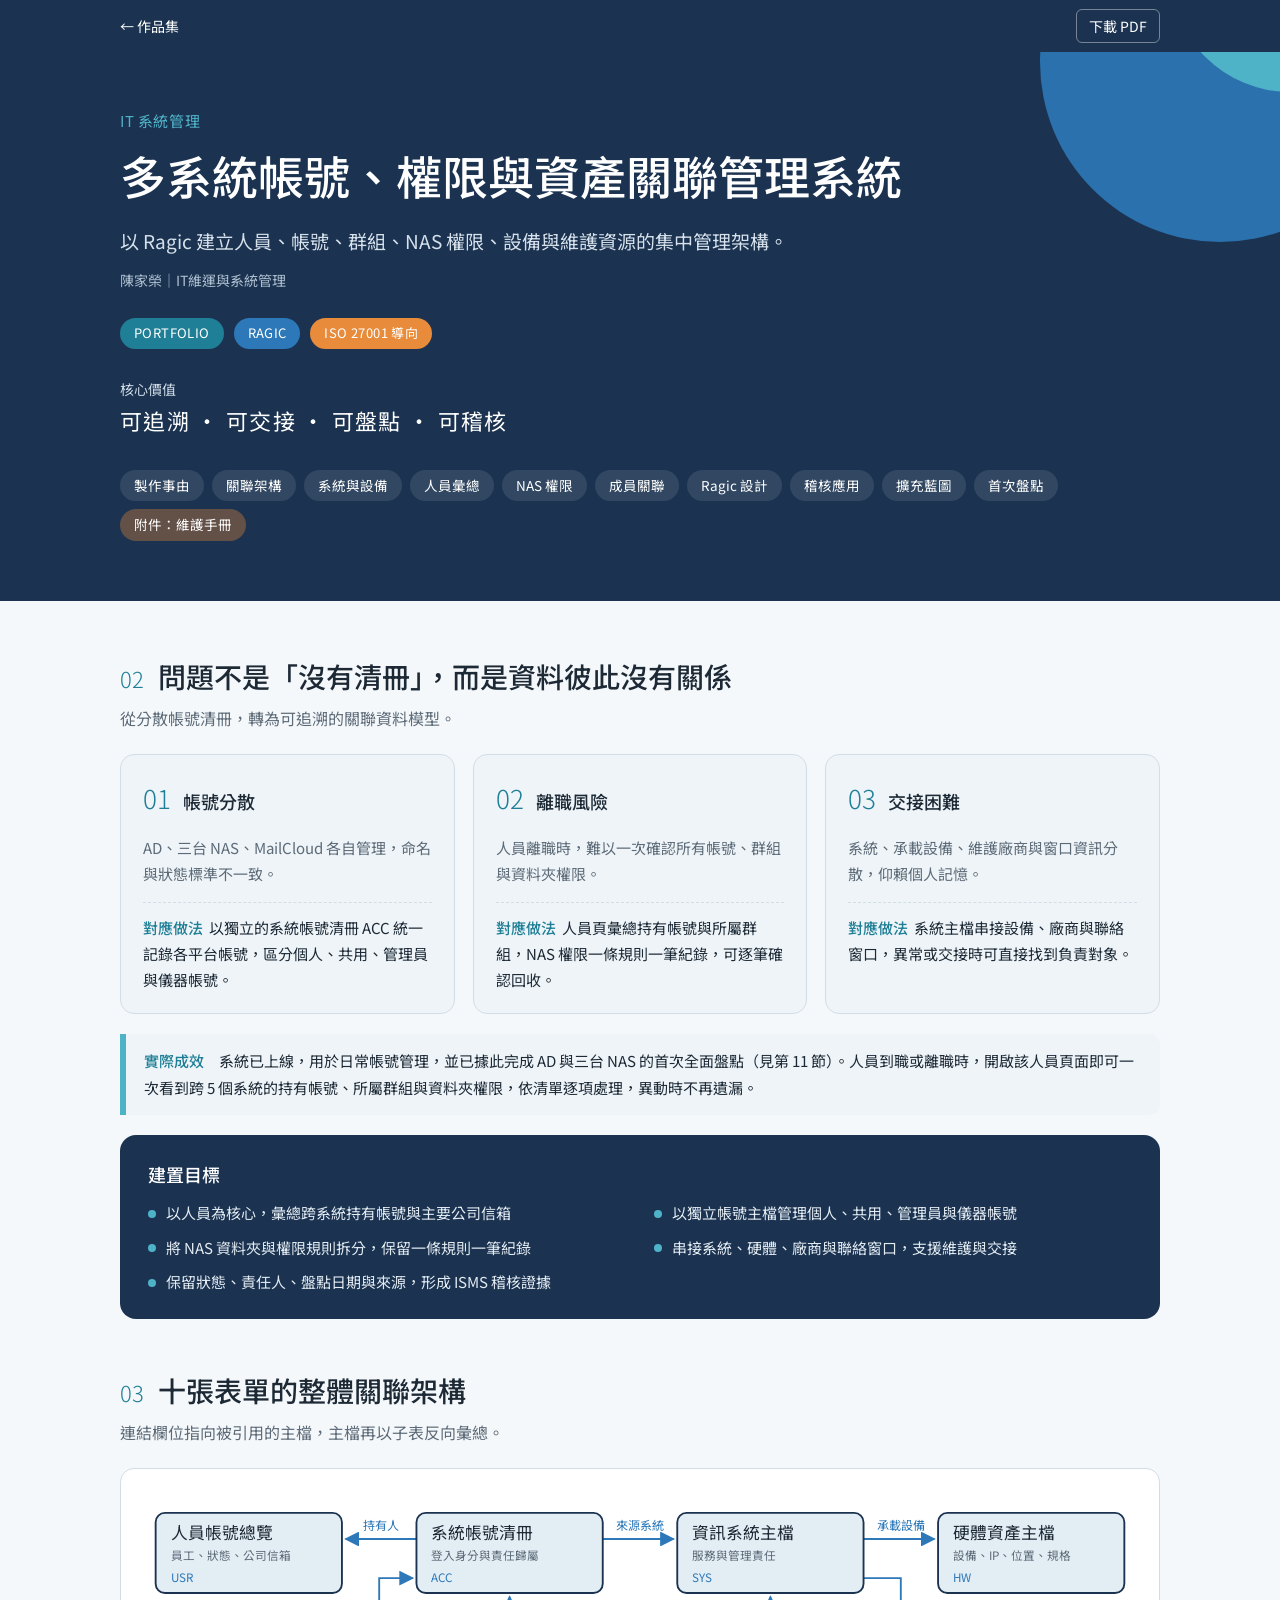
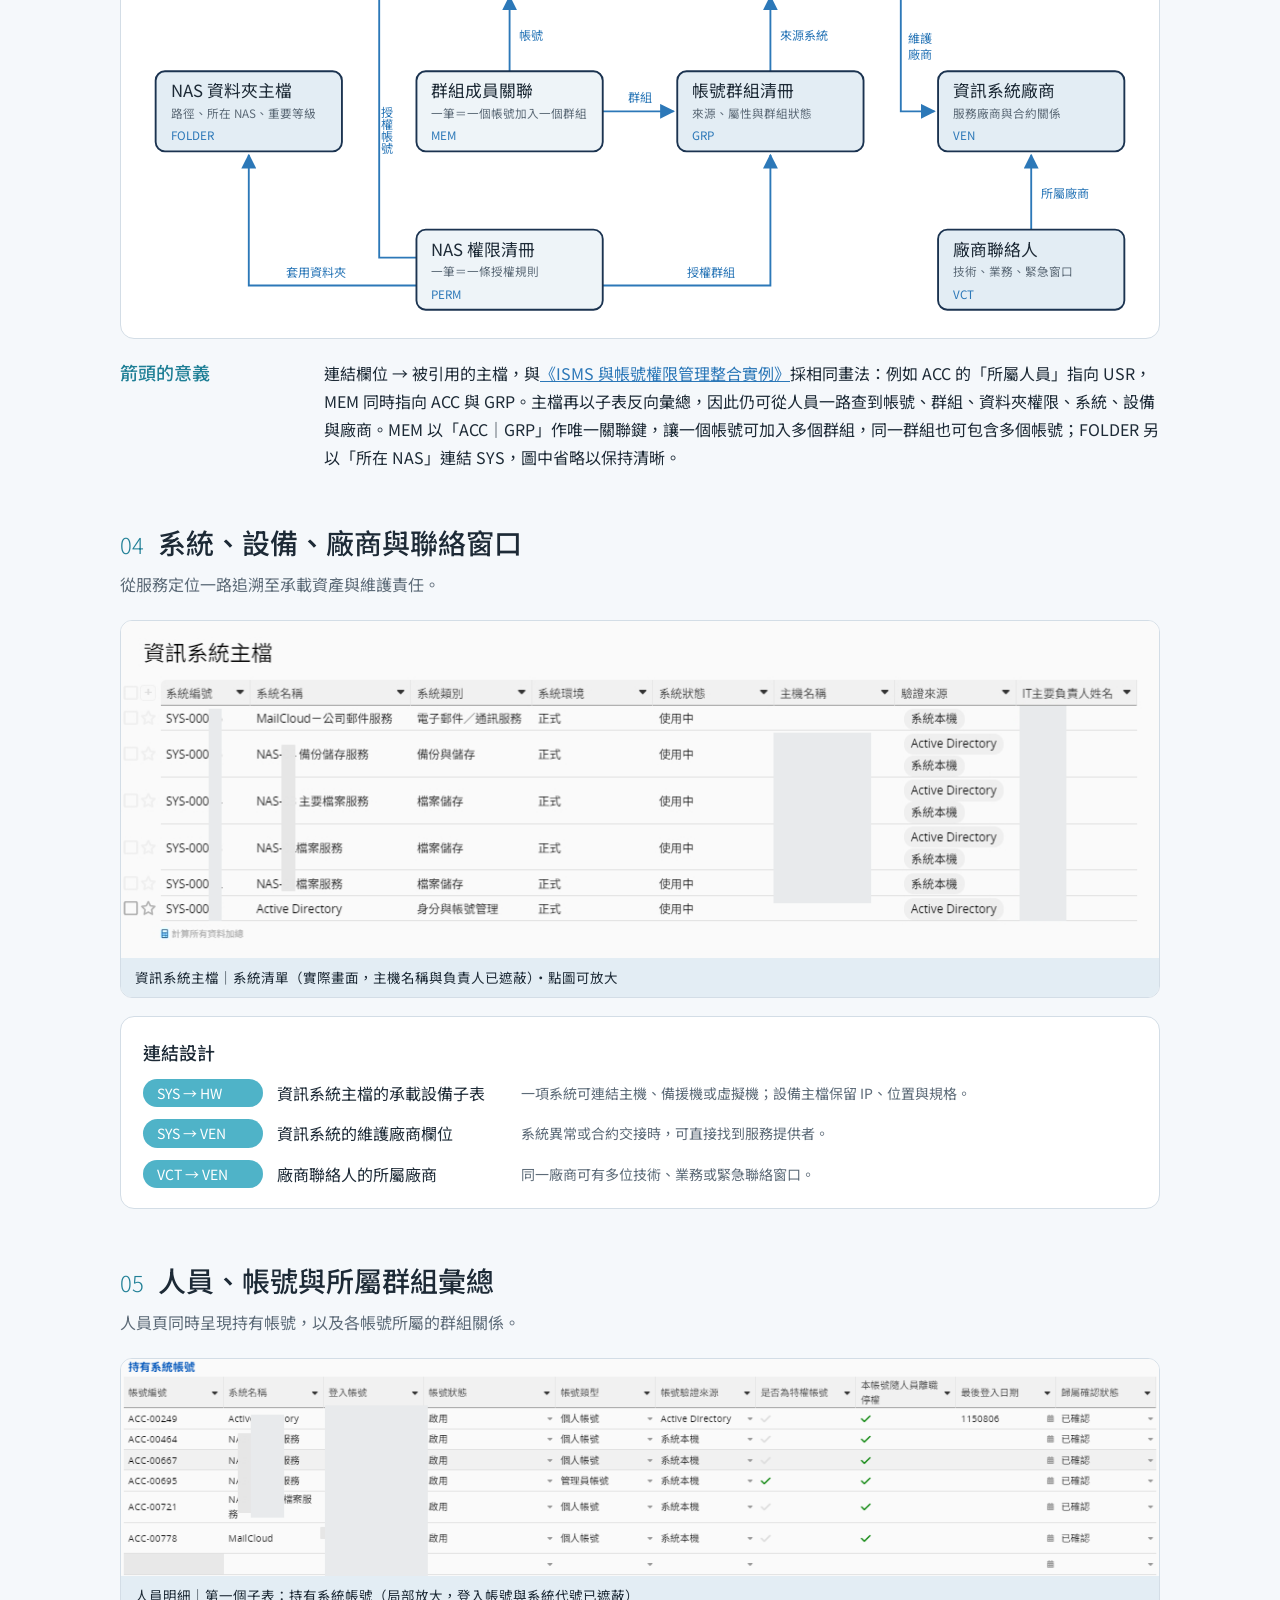
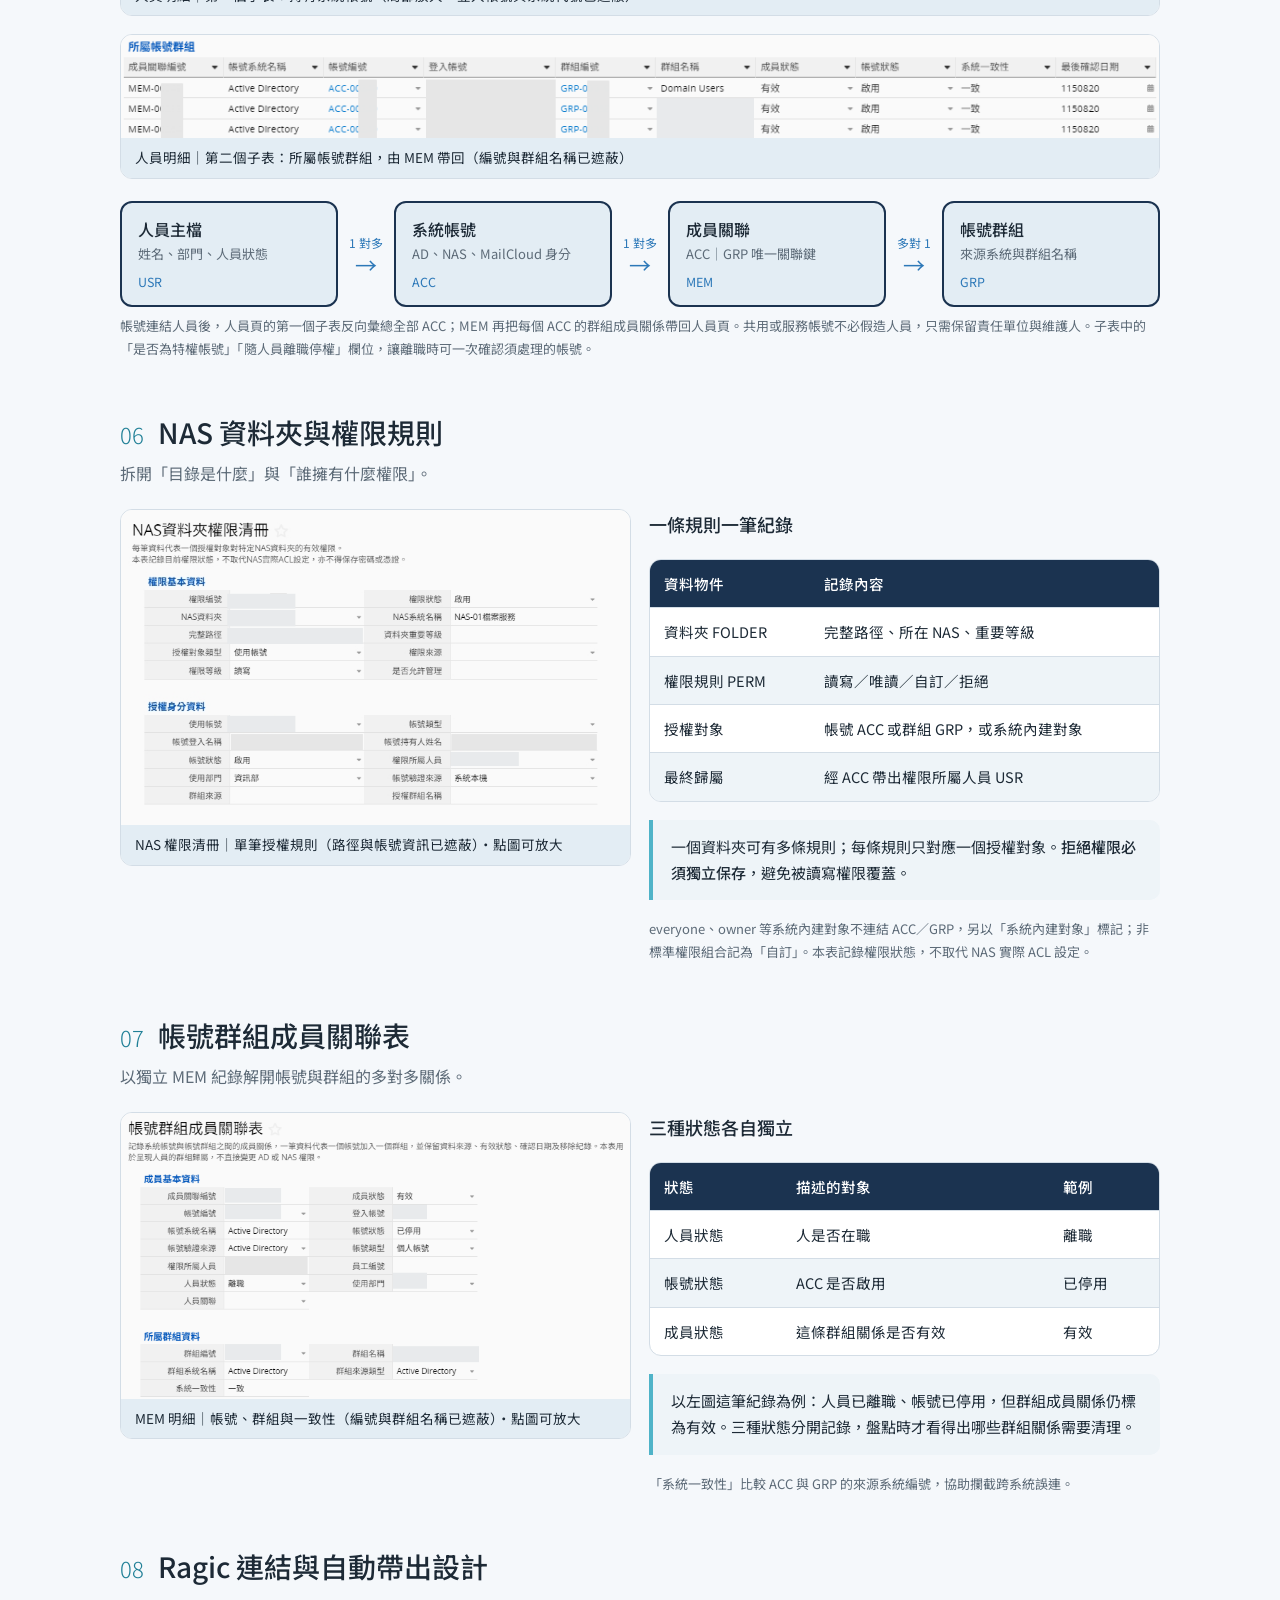
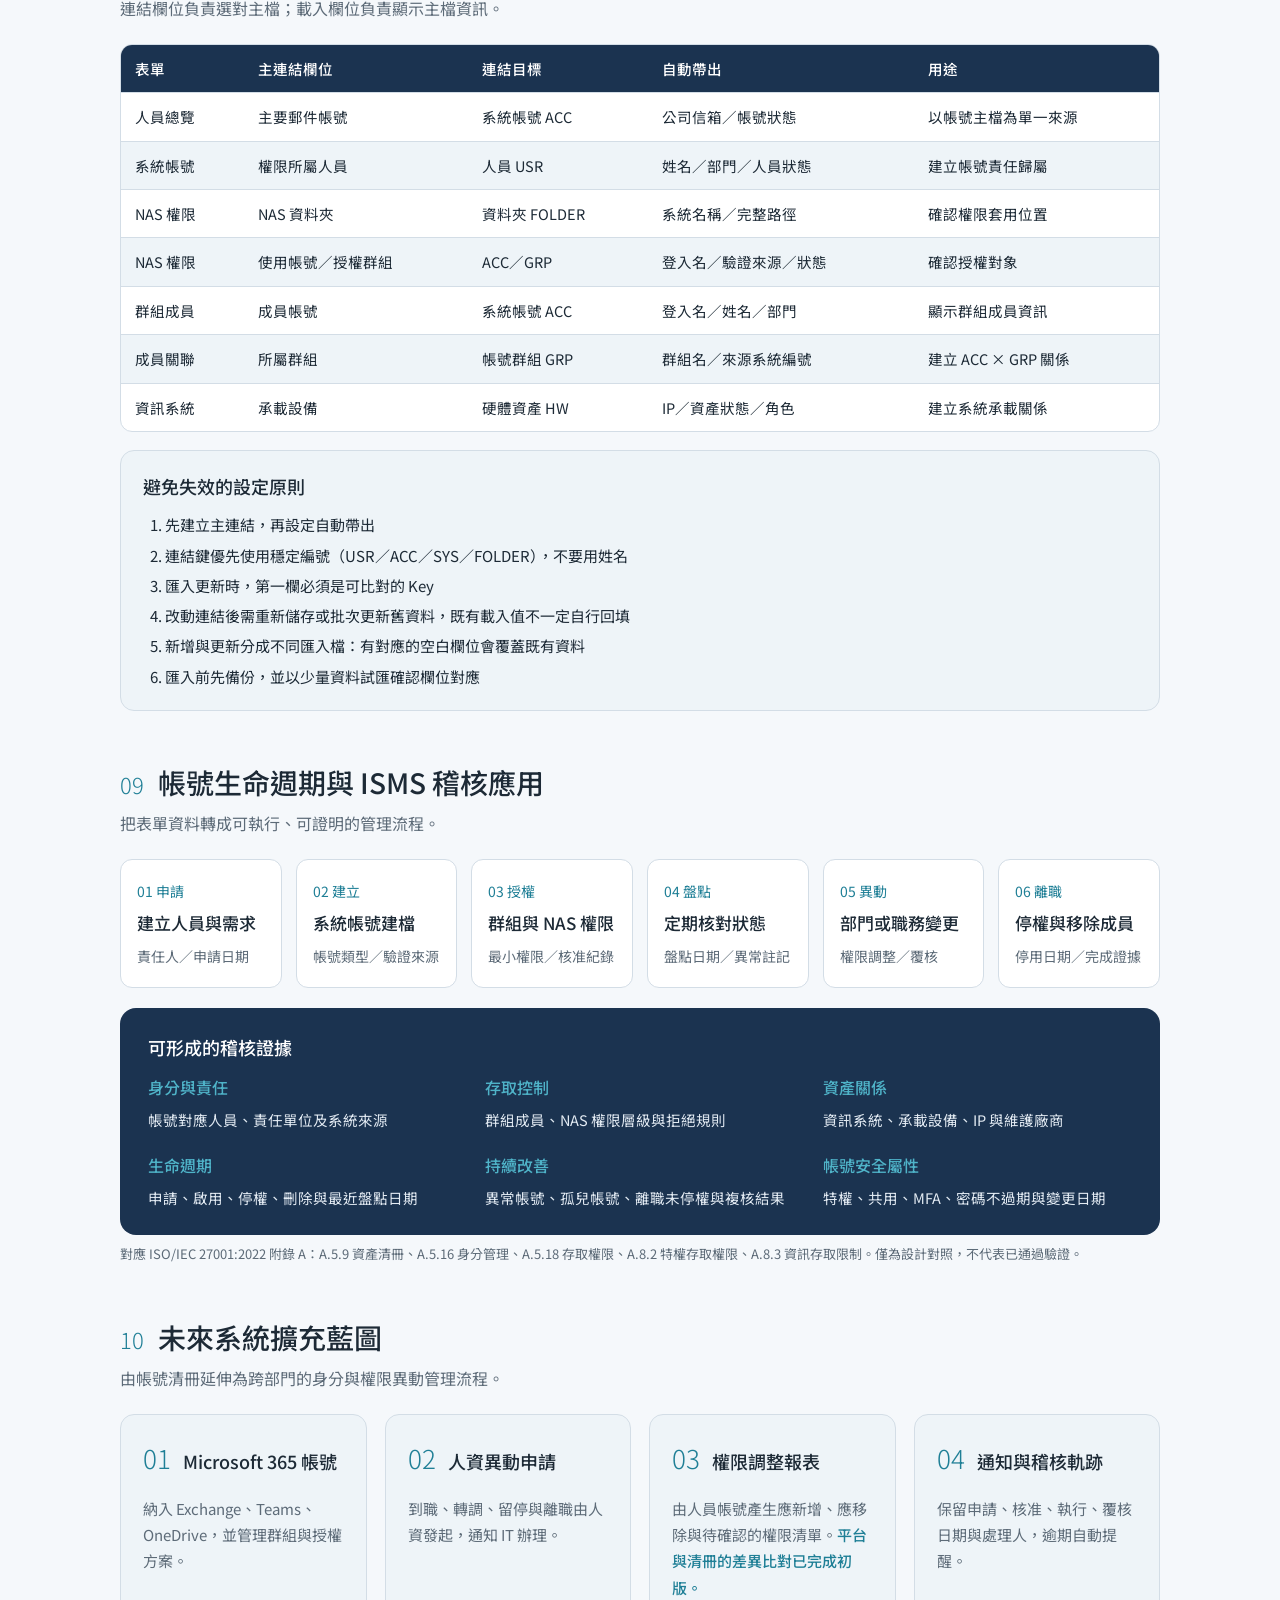
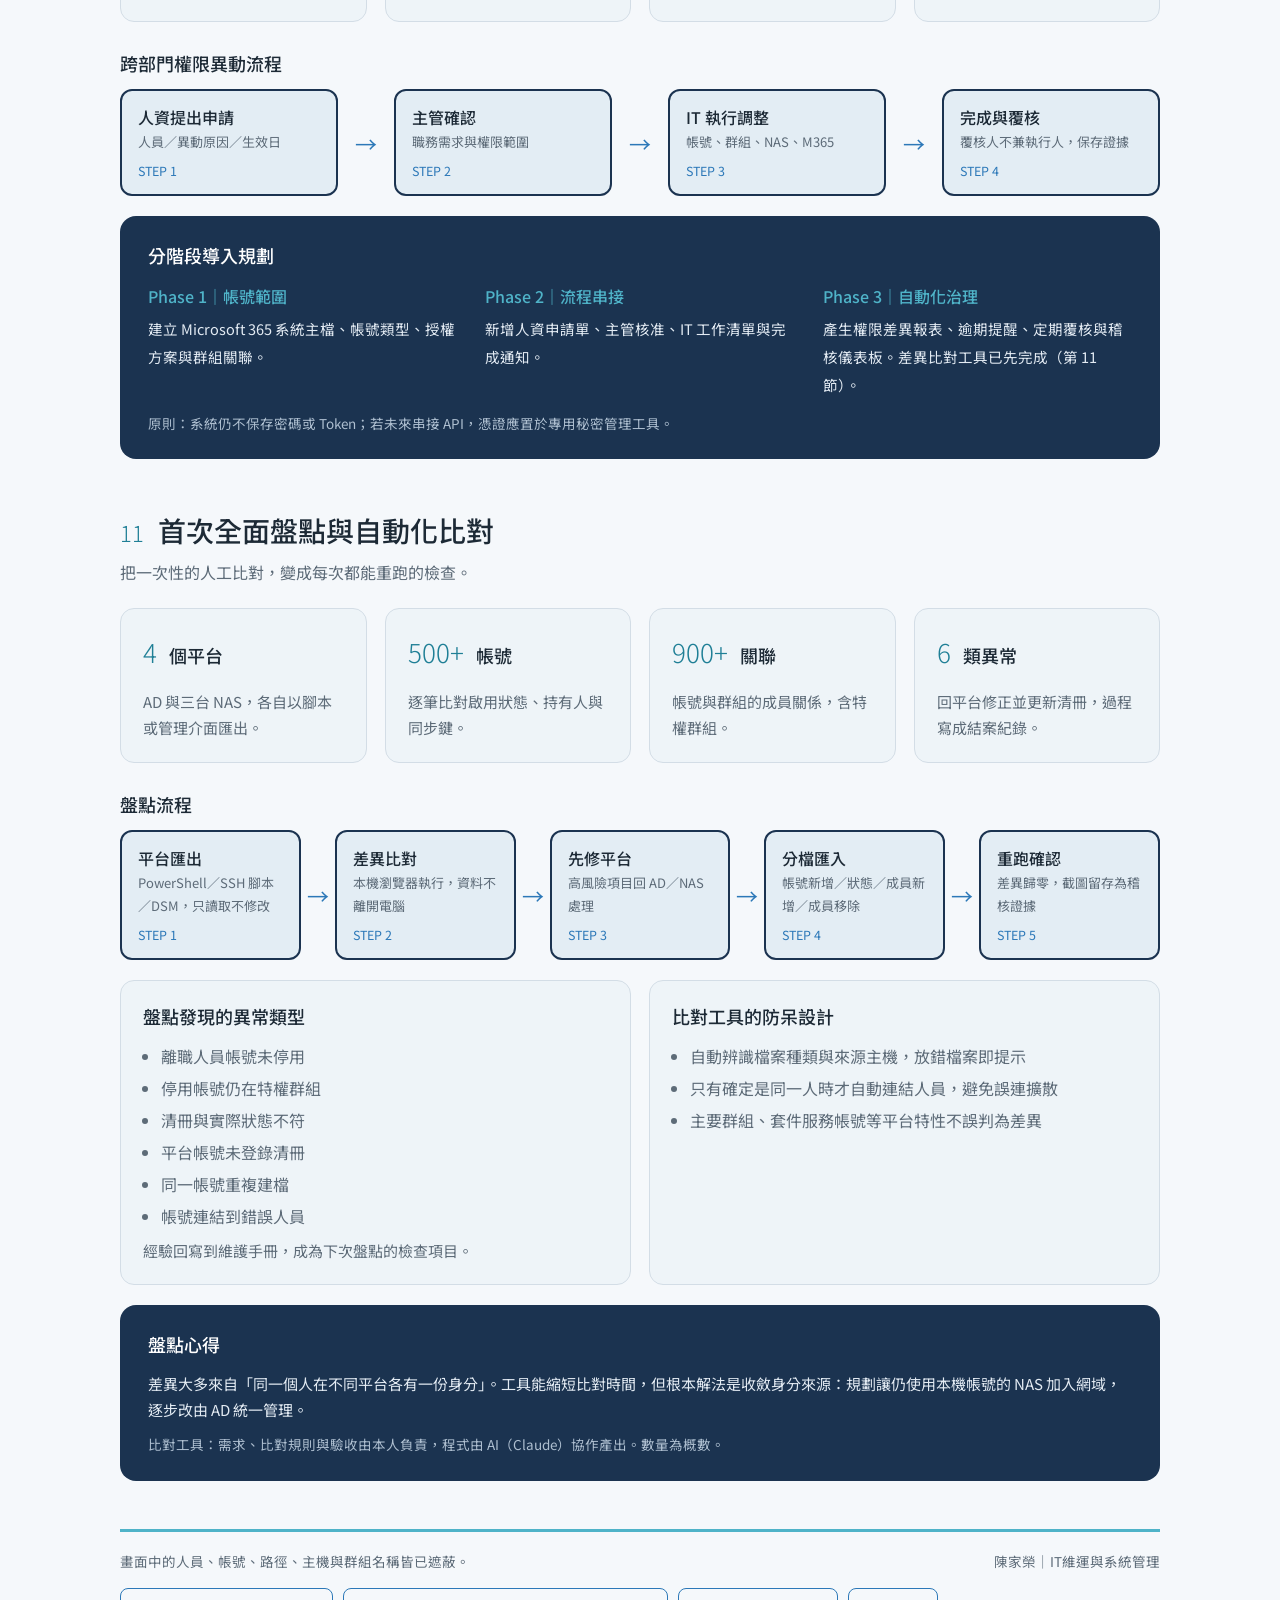
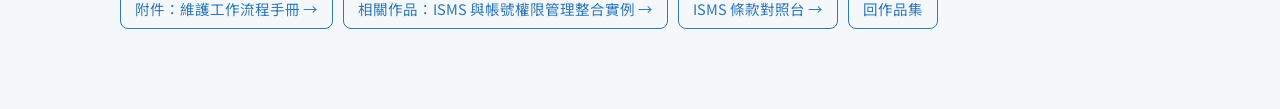
<file: works/ragic.html>
<!doctype html>
<html lang="zh-Hant-TW">
<head>
<meta charset="utf-8">
<meta name="viewport" content="width=device-width,initial-scale=1,viewport-fit=cover">
<title>多系統帳號、權限與資產關聯管理系統｜陳家榮</title>
<meta name="description" content="以 Ragic 建立人員、帳號、群組、NAS 權限、設備與維護資源的集中管理架構。">
<meta property="og:title" content="多系統帳號、權限與資產關聯管理系統">
<meta property="og:description" content="以 Ragic 建立人員、帳號、群組、NAS 權限、設備與維護資源的集中管理架構。">
<meta property="og:image" content="https://coloplay1.github.io/portfolio/img/ragic-cover.jpg">
<link rel="stylesheet" href="https://fonts.googleapis.com/css2?family=Noto+Sans+TC:wght@300;400;500;700&display=swap">
<link rel="stylesheet" href="site.css">
</head>
<body>
<nav class="bar"><div class="wrap">
  <a class="back" href="../">← 作品集</a>
  <a class="pdf" href="../ragic-account-system.pdf?v=20261029" download>下載 PDF</a>
</div></nav>

<header class="hero">
  <div class="wrap">
    <div class="eb">IT 系統管理</div>
    <h1>多系統帳號、權限與資產關聯管理系統</h1>
    <p class="lede">以 Ragic 建立人員、帳號、群組、NAS 權限、設備與維護資源的集中管理架構。</p>
    <p class="who">陳家榮｜IT維運與系統管理</p>
    <div class="tags"><span style="background:var(--teal-d)">PORTFOLIO</span><span style="background:var(--blue)">RAGIC</span><span style="background:var(--orange)">ISO 27001 導向</span></div>
    <p style="margin-top:28px;color:#cfdbe7;font-size:14px">核心價值</p>
    <p style="font-size:22px;letter-spacing:.06em">可追溯 · 可交接 · 可盤點 · 可稽核</p>
    <div class="toc">
      <a href="#s2">製作事由</a><a href="#s3">關聯架構</a><a href="#s4">系統與設備</a><a href="#s5">人員彙總</a><a href="#s6">NAS 權限</a><a href="#s7">成員關聯</a><a href="#s8">Ragic 設計</a><a href="#s9">稽核應用</a><a href="#s10">擴充藍圖</a><a href="#s11">首次盤點</a><a href="ops.html" style="background:rgba(232,139,58,.35)">附件：維護手冊</a>
    </div>
  </div>
</header>

<main class="wrap">
  <section class="sec" id="s2">
    <div class="sh"><span class="n">02</span><h2>問題不是「沒有清冊」，而是資料彼此沒有關係</h2></div>
    <p class="sub">從分散帳號清冊，轉為可追溯的關聯資料模型。</p>
    <div class="grid g3">
      <div class="card soft"><div class="k"><i>01</i><h3>帳號分散</h3></div><p>AD、三台 NAS、MailCloud 各自管理，命名與狀態標準不一致。</p>
        <div class="fix"><b>對應做法</b>以獨立的系統帳號清冊 ACC 統一記錄各平台帳號，區分個人、共用、管理員與儀器帳號。</div></div>
      <div class="card soft"><div class="k"><i>02</i><h3>離職風險</h3></div><p>人員離職時，難以一次確認所有帳號、群組與資料夾權限。</p>
        <div class="fix"><b>對應做法</b>人員頁彙總持有帳號與所屬群組，NAS 權限一條規則一筆紀錄，可逐筆確認回收。</div></div>
      <div class="card soft"><div class="k"><i>03</i><h3>交接困難</h3></div><p>系統、承載設備、維護廠商與窗口資訊分散，仰賴個人記憶。</p>
        <div class="fix"><b>對應做法</b>系統主檔串接設備、廠商與聯絡窗口，異常或交接時可直接找到負責對象。</div></div>
    </div>
    <div class="callout" style="margin-top:20px;border-left-width:6px"><b style="color:var(--teal-d)">實際成效　</b>系統已上線，用於日常帳號管理，並已據此完成 AD 與三台 NAS 的首次全面盤點（見第 11 節）。人員到職或離職時，開啟該人員頁面即可一次看到跨 5 個系統的持有帳號、所屬群組與資料夾權限，依清單逐項處理，異動時不再遺漏。</div>
    <div class="dark" style="margin-top:20px">
      <h3>建置目標</h3>
      <ul style="grid-template-columns:repeat(auto-fit,minmax(min(100%,380px),1fr));column-gap:28px">
        <li>以人員為核心，彙總跨系統持有帳號與主要公司信箱</li>
        <li>以獨立帳號主檔管理個人、共用、管理員與儀器帳號</li>
        <li>將 NAS 資料夾與權限規則拆分，保留一條規則一筆紀錄</li>
        <li>串接系統、硬體、廠商與聯絡窗口，支援維護與交接</li>
        <li>保留狀態、責任人、盤點日期與來源，形成 ISMS 稽核證據</li>
      </ul>
    </div>
  </section>

  <section class="sec" id="s3">
    <div class="sh"><span class="n">03</span><h2>十張表單的整體關聯架構</h2></div>
    <p class="sub">連結欄位指向被引用的主檔，主檔再以子表反向彙總。</p>
    <div class="diagram"><svg viewBox="0 0 1080 470" role="img" aria-label="十張表單的關聯架構，箭頭由連結欄位指向被引用的主檔"><defs><marker id="ah" viewBox="0 0 10 10" refX="9" refY="5" markerWidth="8" markerHeight="8" orient="auto"><path d="M0 0L10 5L0 10z" class="dl"/></marker></defs><g fill="none" class="arrows" stroke-width="2" marker-end="url(#ah)"><path d="M300 58H224"/><path d="M500 58H576"/><path d="M780 58H856"/><path d="M780 100H820V243H856"/><path d="M400 200V120"/><path d="M500 243H576"/><path d="M680 200V120"/><path d="M960 370V290"/><path d="M300 400H260V100H296"/><path d="M500 430H680V290"/><path d="M300 430H120V290"/></g><g font-size="13" class="dl"><text x="262" y="48" text-anchor="middle">持有人</text><text x="540" y="48" text-anchor="middle">來源系統</text><text x="820" y="48" text-anchor="middle">承載設備</text><text x="828" y="170">維護</text><text x="828" y="187">廠商</text><text x="410" y="166">帳號</text><text x="540" y="233" text-anchor="middle">群組</text><text x="690" y="166">來源系統</text><text x="970" y="336">所屬廠商</text><text x="590" y="421">授權群組</text><text x="160" y="421">套用資料夾</text><text x="268" y="236" writing-mode="tb">授權帳號</text></g><g font-size="18"><rect class="dbox" x="20" y="30" width="200" height="86" rx="10" stroke-width="2"/><text class="dt" x="36" y="58">人員帳號總覽</text><text class="dd" x="36" y="80" font-size="12.5">員工、狀態、公司信箱</text><text class="dc" x="36" y="104" font-size="12.5">USR</text><rect class="dbox" x="300" y="30" width="200" height="86" rx="10" stroke-width="2"/><text class="dt" x="316" y="58">系統帳號清冊</text><text class="dd" x="316" y="80" font-size="12.5">登入身分與責任歸屬</text><text class="dc" x="316" y="104" font-size="12.5">ACC</text><rect class="dbox" x="580" y="30" width="200" height="86" rx="10" stroke-width="2"/><text class="dt" x="596" y="58">資訊系統主檔</text><text class="dd" x="596" y="80" font-size="12.5">服務與管理責任</text><text class="dc" x="596" y="104" font-size="12.5">SYS</text><rect class="dbox" x="860" y="30" width="200" height="86" rx="10" stroke-width="2"/><text class="dt" x="876" y="58">硬體資產主檔</text><text class="dd" x="876" y="80" font-size="12.5">設備、IP、位置、規格</text><text class="dc" x="876" y="104" font-size="12.5">HW</text><rect class="dbox" x="20" y="200" width="200" height="86" rx="10" stroke-width="2"/><text class="dt" x="36" y="228">NAS 資料夾主檔</text><text class="dd" x="36" y="250" font-size="12.5">路徑、所在 NAS、重要等級</text><text class="dc" x="36" y="274" font-size="12.5">FOLDER</text><rect class="dbox hl" x="300" y="200" width="200" height="86" rx="10" stroke-width="2"/><text class="dt" x="316" y="228">群組成員關聯</text><text class="dd" x="316" y="250" font-size="12.5">一筆＝一個帳號加入一個群組</text><text class="dc" x="316" y="274" font-size="12.5">MEM</text><rect class="dbox" x="580" y="200" width="200" height="86" rx="10" stroke-width="2"/><text class="dt" x="596" y="228">帳號群組清冊</text><text class="dd" x="596" y="250" font-size="12.5">來源、屬性與群組狀態</text><text class="dc" x="596" y="274" font-size="12.5">GRP</text><rect class="dbox" x="860" y="200" width="200" height="86" rx="10" stroke-width="2"/><text class="dt" x="876" y="228">資訊系統廠商</text><text class="dd" x="876" y="250" font-size="12.5">服務廠商與合約關係</text><text class="dc" x="876" y="274" font-size="12.5">VEN</text><rect class="dbox hl" x="300" y="370" width="200" height="86" rx="10" stroke-width="2"/><text class="dt" x="316" y="398">NAS 權限清冊</text><text class="dd" x="316" y="420" font-size="12.5">一筆＝一條授權規則</text><text class="dc" x="316" y="444" font-size="12.5">PERM</text><rect class="dbox" x="860" y="370" width="200" height="86" rx="10" stroke-width="2"/><text class="dt" x="876" y="398">廠商聯絡人</text><text class="dd" x="876" y="420" font-size="12.5">技術、業務、緊急窗口</text><text class="dc" x="876" y="444" font-size="12.5">VCT</text></g></svg></div>
    <p class="swipe">← 左右滑動查看完整圖 →</p>
    <div class="split" style="margin-top:18px">
      <h3>箭頭的意義</h3>
      <p>連結欄位 → 被引用的主檔，與<a href="isms.html#s2">《ISMS 與帳號權限管理整合實例》</a>採相同畫法：例如 ACC 的「所屬人員」指向 USR，MEM 同時指向 ACC 與 GRP。主檔再以子表反向彙總，因此仍可從人員一路查到帳號、群組、資料夾權限、系統、設備與廠商。MEM 以「ACC｜GRP」作唯一關聯鍵，讓一個帳號可加入多個群組，同一群組也可包含多個帳號；FOLDER 另以「所在 NAS」連結 SYS，圖中省略以保持清晰。</p>
    </div>
  </section>

  <section class="sec" id="s4">
    <div class="sh"><span class="n">04</span><h2>系統、設備、廠商與聯絡窗口</h2></div>
    <p class="sub">從服務定位一路追溯至承載資產與維護責任。</p>
    <figure class="shot"><a href="img/sys.png" target="_blank" rel="noopener" title="開啟原尺寸"><img src="img/sys.png" alt="資訊系統主檔清單" loading="lazy"></a><figcaption>資訊系統主檔｜系統清單（實際畫面，主機名稱與負責人已遮蔽）・點圖可放大</figcaption></figure>
    <div class="card" style="margin-top:18px">
      <h3>連結設計</h3>
      <div class="links">
        <div class="lk"><span class="pill">SYS → HW</span><span>資訊系統主檔的承載設備子表</span><span class="muted small">一項系統可連結主機、備援機或虛擬機；設備主檔保留 IP、位置與規格。</span></div>
        <div class="lk"><span class="pill">SYS → VEN</span><span>資訊系統的維護廠商欄位</span><span class="muted small">系統異常或合約交接時，可直接找到服務提供者。</span></div>
        <div class="lk"><span class="pill">VCT → VEN</span><span>廠商聯絡人的所屬廠商</span><span class="muted small">同一廠商可有多位技術、業務或緊急聯絡窗口。</span></div>
      </div>
    </div>
  </section>

  <section class="sec" id="s5">
    <div class="sh"><span class="n">05</span><h2>人員、帳號與所屬群組彙總</h2></div>
    <p class="sub">人員頁同時呈現持有帳號，以及各帳號所屬的群組關係。</p>
    <div class="grid">
      <figure class="shot"><a href="img/usr_acc.png" target="_blank" rel="noopener" title="開啟原尺寸"><img src="img/usr_acc.png" alt="人員明細的持有系統帳號子表" loading="lazy"></a><figcaption>人員明細｜第一個子表：持有系統帳號（局部放大，登入帳號與系統代號已遮蔽）</figcaption></figure>
      <figure class="shot"><a href="img/usr_mem.png" target="_blank" rel="noopener" title="開啟原尺寸"><img src="img/usr_mem.png" alt="人員明細的所屬帳號群組子表" loading="lazy"></a><figcaption>人員明細｜第二個子表：所屬帳號群組，由 MEM 帶回（編號與群組名稱已遮蔽）</figcaption></figure>
    </div>
    <div class="chain" style="margin-top:22px">
      <div class="node"><b>人員主檔</b><span>姓名、部門、人員狀態</span><code>USR</code></div>
      <div class="arr">1 對多</div>
      <div class="node"><b>系統帳號</b><span>AD、NAS、MailCloud 身分</span><code>ACC</code></div>
      <div class="arr">1 對多</div>
      <div class="node"><b>成員關聯</b><span>ACC｜GRP 唯一關聯鍵</span><code>MEM</code></div>
      <div class="arr">多對 1</div>
      <div class="node"><b>帳號群組</b><span>來源系統與群組名稱</span><code>GRP</code></div>
    </div>
    <p class="hint">帳號連結人員後，人員頁的第一個子表反向彙總全部 ACC；MEM 再把每個 ACC 的群組成員關係帶回人員頁。共用或服務帳號不必假造人員，只需保留責任單位與維護人。子表中的「是否為特權帳號」「隨人員離職停權」欄位，讓離職時可一次確認須處理的帳號。</p>
  </section>

  <section class="sec" id="s6">
    <div class="sh"><span class="n">06</span><h2>NAS 資料夾與權限規則</h2></div>
    <p class="sub">拆開「目錄是什麼」與「誰擁有什麼權限」。</p>
    <div class="grid g2" style="align-items:start">
      <figure class="shot"><a href="img/perm.png" target="_blank" rel="noopener" title="開啟原尺寸"><img src="img/perm.png" alt="NAS 資料夾權限明細" loading="lazy"></a><figcaption>NAS 權限清冊｜單筆授權規則（路徑與帳號資訊已遮蔽）・點圖可放大</figcaption></figure>
      <div class="grid">
        <h3 style="margin:0">一條規則一筆紀錄</h3>
        <div class="scroll"><table class="kv">
          <thead><tr><th>資料物件</th><th>記錄內容</th></tr></thead>
          <tbody>
            <tr><td>資料夾 FOLDER</td><td>完整路徑、所在 NAS、重要等級</td></tr>
            <tr><td>權限規則 PERM</td><td>讀寫／唯讀／自訂／拒絕</td></tr>
            <tr><td>授權對象</td><td>帳號 ACC 或群組 GRP，或系統內建對象</td></tr>
            <tr><td>最終歸屬</td><td>經 ACC 帶出權限所屬人員 USR</td></tr>
          </tbody>
        </table></div>
        <div class="callout">一個資料夾可有多條規則；每條規則只對應一個授權對象。<b>拒絕權限必須獨立保存</b>，避免被讀寫權限覆蓋。</div>
        <p class="hint" style="margin:0">everyone、owner 等系統內建對象不連結 ACC／GRP，另以「系統內建對象」標記；非標準權限組合記為「自訂」。本表記錄權限狀態，不取代 NAS 實際 ACL 設定。</p>
      </div>
    </div>
  </section>

  <section class="sec" id="s7">
    <div class="sh"><span class="n">07</span><h2>帳號群組成員關聯表</h2></div>
    <p class="sub">以獨立 MEM 紀錄解開帳號與群組的多對多關係。</p>
    <div class="grid g2" style="align-items:start">
      <figure class="shot"><a href="img/mem.png" target="_blank" rel="noopener" title="開啟原尺寸"><img src="img/mem.png" alt="帳號群組成員關聯明細" loading="lazy"></a><figcaption>MEM 明細｜帳號、群組與一致性（編號與群組名稱已遮蔽）・點圖可放大</figcaption></figure>
      <div class="grid">
        <h3 style="margin:0">三種狀態各自獨立</h3>
        <div class="scroll"><table class="kv">
          <thead><tr><th>狀態</th><th>描述的對象</th><th>範例</th></tr></thead>
          <tbody>
            <tr><td>人員狀態</td><td>人是否在職</td><td>離職</td></tr>
            <tr><td>帳號狀態</td><td>ACC 是否啟用</td><td>已停用</td></tr>
            <tr><td>成員狀態</td><td>這條群組關係是否有效</td><td>有效</td></tr>
          </tbody>
        </table></div>
        <div class="callout">以左圖這筆紀錄為例：人員已離職、帳號已停用，但群組成員關係仍標為有效。三種狀態分開記錄，盤點時才看得出哪些群組關係需要清理。</div>
        <p class="hint" style="margin:0">「系統一致性」比較 ACC 與 GRP 的來源系統編號，協助攔截跨系統誤連。</p>
      </div>
    </div>
  </section>

  <section class="sec" id="s8">
    <div class="sh"><span class="n">08</span><h2>Ragic 連結與自動帶出設計</h2></div>
    <p class="sub">連結欄位負責選對主檔；載入欄位負責顯示主檔資訊。</p>
    <div class="scroll"><table>
      <thead><tr><th>表單</th><th>主連結欄位</th><th>連結目標</th><th>自動帶出</th><th>用途</th></tr></thead>
      <tbody>
        <tr><td>人員總覽</td><td>主要郵件帳號</td><td>系統帳號 ACC</td><td>公司信箱／帳號狀態</td><td>以帳號主檔為單一來源</td></tr>
        <tr><td>系統帳號</td><td>權限所屬人員</td><td>人員 USR</td><td>姓名／部門／人員狀態</td><td>建立帳號責任歸屬</td></tr>
        <tr><td>NAS 權限</td><td>NAS 資料夾</td><td>資料夾 FOLDER</td><td>系統名稱／完整路徑</td><td>確認權限套用位置</td></tr>
        <tr><td>NAS 權限</td><td>使用帳號／授權群組</td><td>ACC／GRP</td><td>登入名／驗證來源／狀態</td><td>確認授權對象</td></tr>
        <tr><td>群組成員</td><td>成員帳號</td><td>系統帳號 ACC</td><td>登入名／姓名／部門</td><td>顯示群組成員資訊</td></tr>
        <tr><td>成員關聯</td><td>所屬群組</td><td>帳號群組 GRP</td><td>群組名／來源系統編號</td><td>建立 ACC × GRP 關係</td></tr>
        <tr><td>資訊系統</td><td>承載設備</td><td>硬體資產 HW</td><td>IP／資產狀態／角色</td><td>建立系統承載關係</td></tr>
      </tbody>
    </table></div>
    <div class="card soft" style="margin-top:18px">
      <h3>避免失效的設定原則</h3>
      <ol style="padding-left:22px;color:var(--ink);display:grid;gap:4px;font-size:15px">
        <li>先建立主連結，再設定自動帶出</li>
        <li>連結鍵優先使用穩定編號（USR／ACC／SYS／FOLDER），不要用姓名</li>
        <li>匯入更新時，第一欄必須是可比對的 Key</li>
        <li>改動連結後需重新儲存或批次更新舊資料，既有載入值不一定自行回填</li>
        <li>新增與更新分成不同匯入檔：有對應的空白欄位會覆蓋既有資料</li>
        <li>匯入前先備份，並以少量資料試匯確認欄位對應</li>
      </ol>
    </div>
  </section>

  <section class="sec" id="s9">
    <div class="sh"><span class="n">09</span><h2>帳號生命週期與 ISMS 稽核應用</h2></div>
    <p class="sub">把表單資料轉成可執行、可證明的管理流程。</p>
    <div class="steps" style="--n:6">
      <div class="step"><span class="s">01 申請</span><b>建立人員與需求</b><p>責任人／申請日期</p></div>
      <div class="step"><span class="s">02 建立</span><b>系統帳號建檔</b><p>帳號類型／驗證來源</p></div>
      <div class="step"><span class="s">03 授權</span><b>群組與 NAS 權限</b><p>最小權限／核准紀錄</p></div>
      <div class="step"><span class="s">04 盤點</span><b>定期核對狀態</b><p>盤點日期／異常註記</p></div>
      <div class="step"><span class="s">05 異動</span><b>部門或職務變更</b><p>權限調整／覆核</p></div>
      <div class="step"><span class="s">06 離職</span><b>停權與移除成員</b><p>停用日期／完成證據</p></div>
    </div>
    <div class="dark" style="margin-top:20px">
      <h3>可形成的稽核證據</h3>
      <div class="cols">
        <div><b>身分與責任</b><span>帳號對應人員、責任單位及系統來源</span></div>
        <div><b>存取控制</b><span>群組成員、NAS 權限層級與拒絕規則</span></div>
        <div><b>資產關係</b><span>資訊系統、承載設備、IP 與維護廠商</span></div>
        <div><b>生命週期</b><span>申請、啟用、停權、刪除與最近盤點日期</span></div>
        <div><b>持續改善</b><span>異常帳號、孤兒帳號、離職未停權與複核結果</span></div>
        <div><b>帳號安全屬性</b><span>特權、共用、MFA、密碼不過期與變更日期</span></div>
      </div>
    </div>
    <p class="hint">對應 ISO/IEC 27001:2022 附錄 A：A.5.9 資產清冊、A.5.16 身分管理、A.5.18 存取權限、A.8.2 特權存取權限、A.8.3 資訊存取限制。僅為設計對照，不代表已通過驗證。</p>
  </section>

  <section class="sec" id="s10">
    <div class="sh"><span class="n">10</span><h2>未來系統擴充藍圖</h2></div>
    <p class="sub">由帳號清冊延伸為跨部門的身分與權限異動管理流程。</p>
    <div class="grid g4">
      <div class="card soft"><div class="k"><i>01</i><h3>Microsoft 365 帳號</h3></div><p>納入 Exchange、Teams、OneDrive，並管理群組與授權方案。</p></div>
      <div class="card soft"><div class="k"><i>02</i><h3>人資異動申請</h3></div><p>到職、轉調、留停與離職由人資發起，通知 IT 辦理。</p></div>
      <div class="card soft"><div class="k"><i>03</i><h3>權限調整報表</h3></div><p>由人員帳號產生應新增、應移除與待確認的權限清單。<b style="color:var(--teal-d);font-weight:500">平台與清冊的差異比對已完成初版。</b></p></div>
      <div class="card soft"><div class="k"><i>04</i><h3>通知與稽核軌跡</h3></div><p>保留申請、核准、執行、覆核日期與處理人，逾期自動提醒。</p></div>
    </div>
    <h3 style="margin-top:26px">跨部門權限異動流程</h3>
    <div class="chain">
      <div class="node"><b>人資提出申請</b><span>人員／異動原因／生效日</span><code>STEP 1</code></div><div class="arr"></div>
      <div class="node"><b>主管確認</b><span>職務需求與權限範圍</span><code>STEP 2</code></div><div class="arr"></div>
      <div class="node"><b>IT 執行調整</b><span>帳號、群組、NAS、M365</span><code>STEP 3</code></div><div class="arr"></div>
      <div class="node"><b>完成與覆核</b><span>覆核人不兼執行人，保存證據</span><code>STEP 4</code></div>
    </div>
    <div class="dark" style="margin-top:20px">
      <h3>分階段導入規劃</h3>
      <div class="cols">
        <div><b>Phase 1｜帳號範圍</b><span>建立 Microsoft 365 系統主檔、帳號類型、授權方案與群組關聯。</span></div>
        <div><b>Phase 2｜流程串接</b><span>新增人資申請單、主管核准、IT 工作清單與完成通知。</span></div>
        <div><b>Phase 3｜自動化治理</b><span>產生權限差異報表、逾期提醒、定期覆核與稽核儀表板。差異比對工具已先完成（第 11 節）。</span></div>
      </div>
      <p style="font-size:13.5px;color:#aebfd0;margin-top:14px">原則：系統仍不保存密碼或 Token；若未來串接 API，憑證應置於專用秘密管理工具。</p>
    </div>
  </section>

  <section class="sec" id="s11">
    <div class="sh"><span class="n">11</span><h2>首次全面盤點與自動化比對</h2></div>
    <p class="sub">把一次性的人工比對，變成每次都能重跑的檢查。</p>
    <div class="grid g4">
      <div class="card soft"><div class="k"><i>4</i><h3>個平台</h3></div><p>AD 與三台 NAS，各自以腳本或管理介面匯出。</p></div>
      <div class="card soft"><div class="k"><i>500+</i><h3>帳號</h3></div><p>逐筆比對啟用狀態、持有人與同步鍵。</p></div>
      <div class="card soft"><div class="k"><i>900+</i><h3>關聯</h3></div><p>帳號與群組的成員關係，含特權群組。</p></div>
      <div class="card soft"><div class="k"><i>6</i><h3>類異常</h3></div><p>回平台修正並更新清冊，過程寫成結案紀錄。</p></div>
    </div>
    <h3 style="margin-top:26px">盤點流程</h3>
    <style>#s11 .chain .node{flex-basis:140px}#s11 .chain .arr{flex-basis:34px}</style>
    <div class="chain">
      <div class="node"><b>平台匯出</b><span>PowerShell／SSH 腳本／DSM，只讀取不修改</span><code>STEP 1</code></div><div class="arr"></div>
      <div class="node"><b>差異比對</b><span>本機瀏覽器執行，資料不離開電腦</span><code>STEP 2</code></div><div class="arr"></div>
      <div class="node"><b>先修平台</b><span>高風險項目回 AD／NAS 處理</span><code>STEP 3</code></div><div class="arr"></div>
      <div class="node"><b>分檔匯入</b><span>帳號新增／狀態／成員新增／成員移除</span><code>STEP 4</code></div><div class="arr"></div>
      <div class="node"><b>重跑確認</b><span>差異歸零，截圖留存為稽核證據</span><code>STEP 5</code></div>
    </div>
    <div class="grid g2" style="margin-top:20px">
      <div class="card soft"><h3>盤點發現的異常類型</h3><ul style="padding-left:18px;color:var(--muted);display:grid;gap:4px;margin-top:8px"><li>離職人員帳號未停用</li><li>停用帳號仍在特權群組</li><li>清冊與實際狀態不符</li><li>平台帳號未登錄清冊</li><li>同一帳號重複建檔</li><li>帳號連結到錯誤人員</li></ul><p style="margin-top:8px">經驗回寫到維護手冊，成為下次盤點的檢查項目。</p></div>
      <div class="card soft"><h3>比對工具的防呆設計</h3><ul style="padding-left:18px;color:var(--muted);display:grid;gap:4px;margin-top:8px"><li>自動辨識檔案種類與來源主機，放錯檔案即提示</li><li>只有確定是同一人時才自動連結人員，避免誤連擴散</li><li>主要群組、套件服務帳號等平台特性不誤判為差異</li></ul></div>
    </div>
    <div class="dark" style="margin-top:20px">
      <h3>盤點心得</h3>
      <p style="color:#e3ebf3;font-size:15px">差異大多來自「同一個人在不同平台各有一份身分」。工具能縮短比對時間，但根本解法是收斂身分來源：規劃讓仍使用本機帳號的 NAS 加入網域，逐步改由 AD 統一管理。</p>
      <p style="font-size:13.5px;color:#aebfd0;margin-top:10px">比對工具：需求、比對規則與驗收由本人負責，程式由 AI（Claude）協作產出。數量為概數。</p>
    </div>
  </section>

  <footer class="end">
    <div class="row"><span>畫面中的人員、帳號、路徑、主機與群組名稱皆已遮蔽。</span><span>陳家榮｜IT維運與系統管理</span></div>
    <div class="next"><a href="ops.html">附件：維護工作流程手冊 →</a><a href="isms.html">相關作品：ISMS 與帳號權限管理整合實例 →</a><a href="https://coloplay1.github.io/isms-mapper/" target="_blank" rel="noopener">ISMS 條款對照台 →</a><a href="../">回作品集</a></div>
  </footer>
</main>
</body>
</html>
</file>
<file: works/site.css>
/* 作品頁共用樣式：深藍頁首、青色編號、淺色卡片，對應 PDF 版的視覺 */
:root{
  --navy:#1b3350;--teal:#4fb3c8;--teal-d:#1f7f96;--blue:#2c78b8;--orange:#e88b3a;
  --ink:#1d2a36;--muted:#5d6b78;--line:#d3dde6;--bg:#f5f8fb;--card:#fff;--soft:#eef4f8;--soft2:#e3edf4;
  --font:"Noto Sans TC","Noto Sans CJK TC","PingFang TC","Microsoft JhengHei",sans-serif;
}
@media (prefers-color-scheme:dark){:root{
  --ink:#e3ebf3;--muted:#9fb0c0;--line:#2c3e52;--bg:#0f1b29;--card:#152435;--soft:#1a2c40;--soft2:#21374f;--teal-d:#6cc3d5;--blue:#6aaee6;color-scheme:dark}}
*{box-sizing:border-box;margin:0;padding:0}
html{scroll-behavior:smooth}
@media (prefers-reduced-motion:reduce){html{scroll-behavior:auto}}
body{font-family:var(--font);background:var(--bg);color:var(--ink);line-height:1.75;font-size:16px}
.wrap{max-width:1080px;margin:0 auto;padding-left:max(20px,env(safe-area-inset-left,0px));padding-right:max(20px,env(safe-area-inset-right,0px))}
a{color:var(--blue)}
a:focus-visible,button:focus-visible{outline:2px solid var(--teal);outline-offset:2px}

/* top bar */
.bar{background:var(--navy);color:#cfdbe7;font-size:14px;position:sticky;top:0;z-index:5}
.bar .wrap{display:flex;align-items:center;gap:14px;min-height:52px;flex-wrap:wrap}
.bar a{color:#fff;text-decoration:none}
.bar .back{margin-right:auto}
.bar .pdf{border:1px solid rgba(255,255,255,.4);border-radius:6px;padding:4px 12px}

/* hero */
.hero{background:var(--navy);color:#fff;padding-block:56px 60px;position:relative;overflow:hidden}
.hero::after{content:"";position:absolute;width:360px;height:360px;border-radius:50%;background:var(--blue);right:-120px;top:-170px;opacity:.9}
.hero::before{content:"";position:absolute;width:240px;height:240px;border-radius:50%;background:var(--teal);right:-130px;top:-200px;z-index:1}
.hero .wrap{position:relative;z-index:2}
.hero .eb{color:var(--teal);font-size:15px;letter-spacing:.04em}
.hero h1{font-size:clamp(30px,5.4vw,46px);font-weight:500;line-height:1.35;margin-top:10px;text-wrap:balance}
.hero .lede{font-size:clamp(16px,2.2vw,19px);color:#d6e1ec;margin-top:18px;max-width:46em}
.hero .who{color:#aebfd0;font-size:14px;margin-top:10px}
.tags{display:flex;flex-wrap:wrap;gap:10px;margin-top:26px}
.tags span{font-size:13px;padding:4px 14px;border-radius:999px;color:#fff;letter-spacing:.03em}
.toc{display:flex;flex-wrap:wrap;gap:8px;margin-top:30px}
.toc a{font-size:13.5px;color:#fff;text-decoration:none;background:rgba(255,255,255,.1);border-radius:999px;padding:4px 14px}
.toc a:hover{background:rgba(255,255,255,.2)}

/* sections */
main{padding-block:12px 40px}
section.sec{padding-block:44px 8px;scroll-margin-top:60px}
.sh{display:flex;align-items:baseline;gap:14px;margin-bottom:6px}
.sh .n{font-size:22px;color:var(--teal-d);font-weight:300;font-variant-numeric:tabular-nums}
.sh h2{font-size:clamp(22px,3.4vw,28px);font-weight:500;line-height:1.4;text-wrap:balance}
.sub{color:var(--muted);margin-bottom:22px;max-width:52em}
h3{font-size:18px;font-weight:500;margin-bottom:10px}
.muted{color:var(--muted)}
.small{font-size:14px}

.grid{display:grid;gap:18px;grid-template-columns:minmax(0,1fr)}
.g2{grid-template-columns:repeat(2,minmax(0,1fr))}
.g3{grid-template-columns:repeat(3,minmax(0,1fr))}
.g4{grid-template-columns:repeat(4,minmax(0,1fr))}
@media (max-width:900px){.g4{grid-template-columns:repeat(2,minmax(0,1fr))}}
@media (max-width:760px){.g2,.g3{grid-template-columns:minmax(0,1fr)}}
@media (max-width:480px){.g4{grid-template-columns:minmax(0,1fr)}}

.card{background:var(--card);border:1px solid var(--line);border-radius:14px;padding:20px 22px;min-width:0}
.card.soft{background:var(--soft)}
.card .k{display:flex;align-items:baseline;gap:12px;margin-bottom:8px}
.card .k i{font-style:normal;font-size:26px;font-weight:300;color:var(--teal-d)}
.card p{color:var(--muted);font-size:15px}
.fix{margin-top:14px;padding-top:12px;border-top:1px dashed var(--line);font-size:15px}
.fix b{color:var(--teal-d);font-weight:500;margin-right:6px}

.dark{background:var(--navy);color:#fff;border-radius:16px;padding:24px 28px}
.dark h3{color:#fff}
.dark ul{list-style:none;display:grid;gap:8px}
.dark li{position:relative;padding-left:18px;color:#e3ebf3;font-size:15px}
.dark li::before{content:"";position:absolute;left:0;top:.65em;width:8px;height:8px;border-radius:50%;background:var(--teal)}
.dark .cols{display:grid;grid-template-columns:repeat(3,minmax(0,1fr));gap:18px 28px}
@media (max-width:760px){.dark .cols{grid-template-columns:minmax(0,1fr)}}
.dark .cols b{display:block;color:var(--teal);font-weight:500;margin-bottom:4px}
.dark .cols span{font-size:14.5px;color:#e3ebf3}

.callout{background:var(--soft);border-left:4px solid var(--teal);border-radius:0 10px 10px 0;padding:14px 18px;font-size:15px}
.callout b{font-weight:500}
.split{display:grid;grid-template-columns:180px minmax(0,1fr);gap:8px 24px;align-items:baseline}
@media (max-width:640px){.split{grid-template-columns:minmax(0,1fr)}}
.split h3{color:var(--teal-d);margin:0}

/* tables */
.scroll{overflow-x:auto;-webkit-overflow-scrolling:touch;border-radius:12px;border:1px solid var(--line);background:var(--card)}
table{border-collapse:collapse;width:100%;font-size:14.5px}
.scroll table{min-width:640px}
th{background:var(--navy);color:#fff;font-weight:500;text-align:left;padding:11px 14px;white-space:nowrap}
td{padding:11px 14px;border-top:1px solid var(--line);vertical-align:top}
tbody tr:nth-child(even) td{background:var(--soft)}
td.k{color:var(--muted);white-space:nowrap;background:var(--soft)!important;width:34%}
.kv{min-width:0!important}
.mono{font-family:"DejaVu Sans Mono",ui-monospace,Menlo,Consolas,monospace;font-size:.92em}
.hint{font-size:13px;color:var(--muted);margin-top:8px}

/* diagrams */
.diagram{overflow-x:auto;background:var(--card);border:1px solid var(--line);border-radius:14px;padding:16px}
.diagram svg{display:block;width:100%;min-width:720px;height:auto}
.diagram text{font-family:var(--font)}
.dbox{fill:var(--soft2);stroke:var(--navy)}
@media (prefers-color-scheme:dark){.dbox{stroke:#6c8bab}}
.dbox.hl{fill:var(--soft)}
.dt{fill:var(--ink)}.dd{fill:var(--muted)}.dc{fill:var(--blue)}
.dl{fill:var(--blue)}
.arrows{stroke:var(--blue)}
.swipe{display:none;font-size:13px;color:var(--muted);margin-top:6px}
@media (max-width:760px){.swipe{display:block}}

/* steps */
.steps{display:grid;grid-template-columns:repeat(var(--n,5),minmax(0,1fr));gap:14px;counter-reset:s}
@media (max-width:900px){.steps{grid-template-columns:repeat(2,minmax(0,1fr))}}
@media (max-width:480px){.steps{grid-template-columns:minmax(0,1fr)}}
.step{background:var(--card);border:1px solid var(--line);border-radius:12px;padding:16px 16px 18px}
.step .s{color:var(--teal-d);font-size:14px;font-variant-numeric:tabular-nums}
.step .r{display:block;font-size:13px;color:var(--muted);margin-top:4px}
.step b{display:block;font-weight:500;font-size:17px;margin:4px 0 6px}
.step p{font-size:14px;color:var(--muted)}

/* chain */
.chain{display:flex;align-items:stretch;gap:0;flex-wrap:wrap}
.node{flex:1 1 180px;border:2px solid var(--navy);border-radius:12px;background:var(--soft2);padding:12px 16px;min-width:0}
@media (prefers-color-scheme:dark){.node{border-color:#6c8bab}}
.node b{display:block;font-weight:500}
.node span{display:block;font-size:13px;color:var(--muted)}
.node code{display:block;font-size:12.5px;color:var(--blue);margin-top:6px;font-family:inherit}
.arr{flex:0 0 56px;display:flex;flex-direction:column;align-items:center;justify-content:center;font-size:12px;color:var(--blue)}
.arr::after{content:"→";font-size:22px;line-height:1}
@media (max-width:760px){.chain{flex-direction:column}.arr{flex:0 0 36px}.arr::after{content:"↓"}}

/* screenshots */
.shot{border:1px solid var(--line);border-radius:12px;overflow:hidden;background:#fff}
.shot img{display:block;width:100%;height:auto}
.shot figcaption{background:var(--soft2);font-size:13.5px;padding:8px 14px;color:var(--ink)}
.pill{display:inline-block;background:var(--teal);color:#fff;border-radius:999px;padding:2px 14px;font-size:14px;white-space:nowrap}
.links{display:grid;gap:12px}
.lk{display:grid;grid-template-columns:120px 230px minmax(0,1fr);gap:14px;align-items:center}
@media (max-width:760px){.lk{grid-template-columns:minmax(0,1fr);gap:4px}}

footer.end{border-top:3px solid var(--teal);margin-top:40px;padding-block:18px 40px;font-size:13.5px;color:var(--muted)}
footer.end .row{display:flex;flex-wrap:wrap;gap:8px 20px;justify-content:space-between}
.next{display:flex;flex-wrap:wrap;gap:10px;margin-top:14px}
.next a{border:1px solid var(--blue);border-radius:8px;padding:7px 14px;text-decoration:none;font-size:14.5px}
@media (max-width:640px){.hero::after{width:200px;height:200px;right:-90px;top:-110px}.hero::before{width:130px;height:130px;right:-80px;top:-100px}}

/* 示意畫面 */
.rg{background:#fff;color:#2b3440;font-size:12.5px;padding:14px 16px;overflow-x:auto;font-family:"Noto Sans TC","Noto Sans CJK TC",sans-serif;line-height:1.5}
.rg h4{font-size:17px;font-weight:400;margin:0 0 2px;color:#2b3440}
.rg .desc{font-size:11.5px;color:#6b7580;margin:0 0 8px}
.rg table{border-collapse:collapse;width:100%;font-size:12px;min-width:0}
.rg th{background:#f1f3f5;color:#3a4450;font-weight:400;text-align:left;padding:5px 8px;border-bottom:1px solid #d9dee3;white-space:nowrap}
.rg td{padding:5px 8px;border-top:0;border-bottom:1px solid #e6e9ec;background:#fff !important;white-space:nowrap;color:#2b3440;vertical-align:middle}
.rg .rl{color:#1f6fd1}
.rg .chip{background:#eef0f2;border-radius:10px;padding:0 8px;display:inline-block;margin:1px 2px 1px 0}
.rg .sec{color:#1f6fd1;font-weight:500;font-size:13px;margin:10px 0 4px}
.rg .form{display:grid;grid-template-columns:auto minmax(0,1fr) auto minmax(0,1fr);border-top:1px solid #e6e9ec}
.rg .form div{padding:4px 8px;border-bottom:1px solid #e6e9ec;white-space:nowrap;overflow:hidden;text-overflow:ellipsis}
.rg .form .l{background:#f1f3f5;color:#5b6570;text-align:right}
.rg .ok{color:#2e9b57}
.rg .no{color:#c3c9cf}
.rg .w{min-width:760px}
</file>
